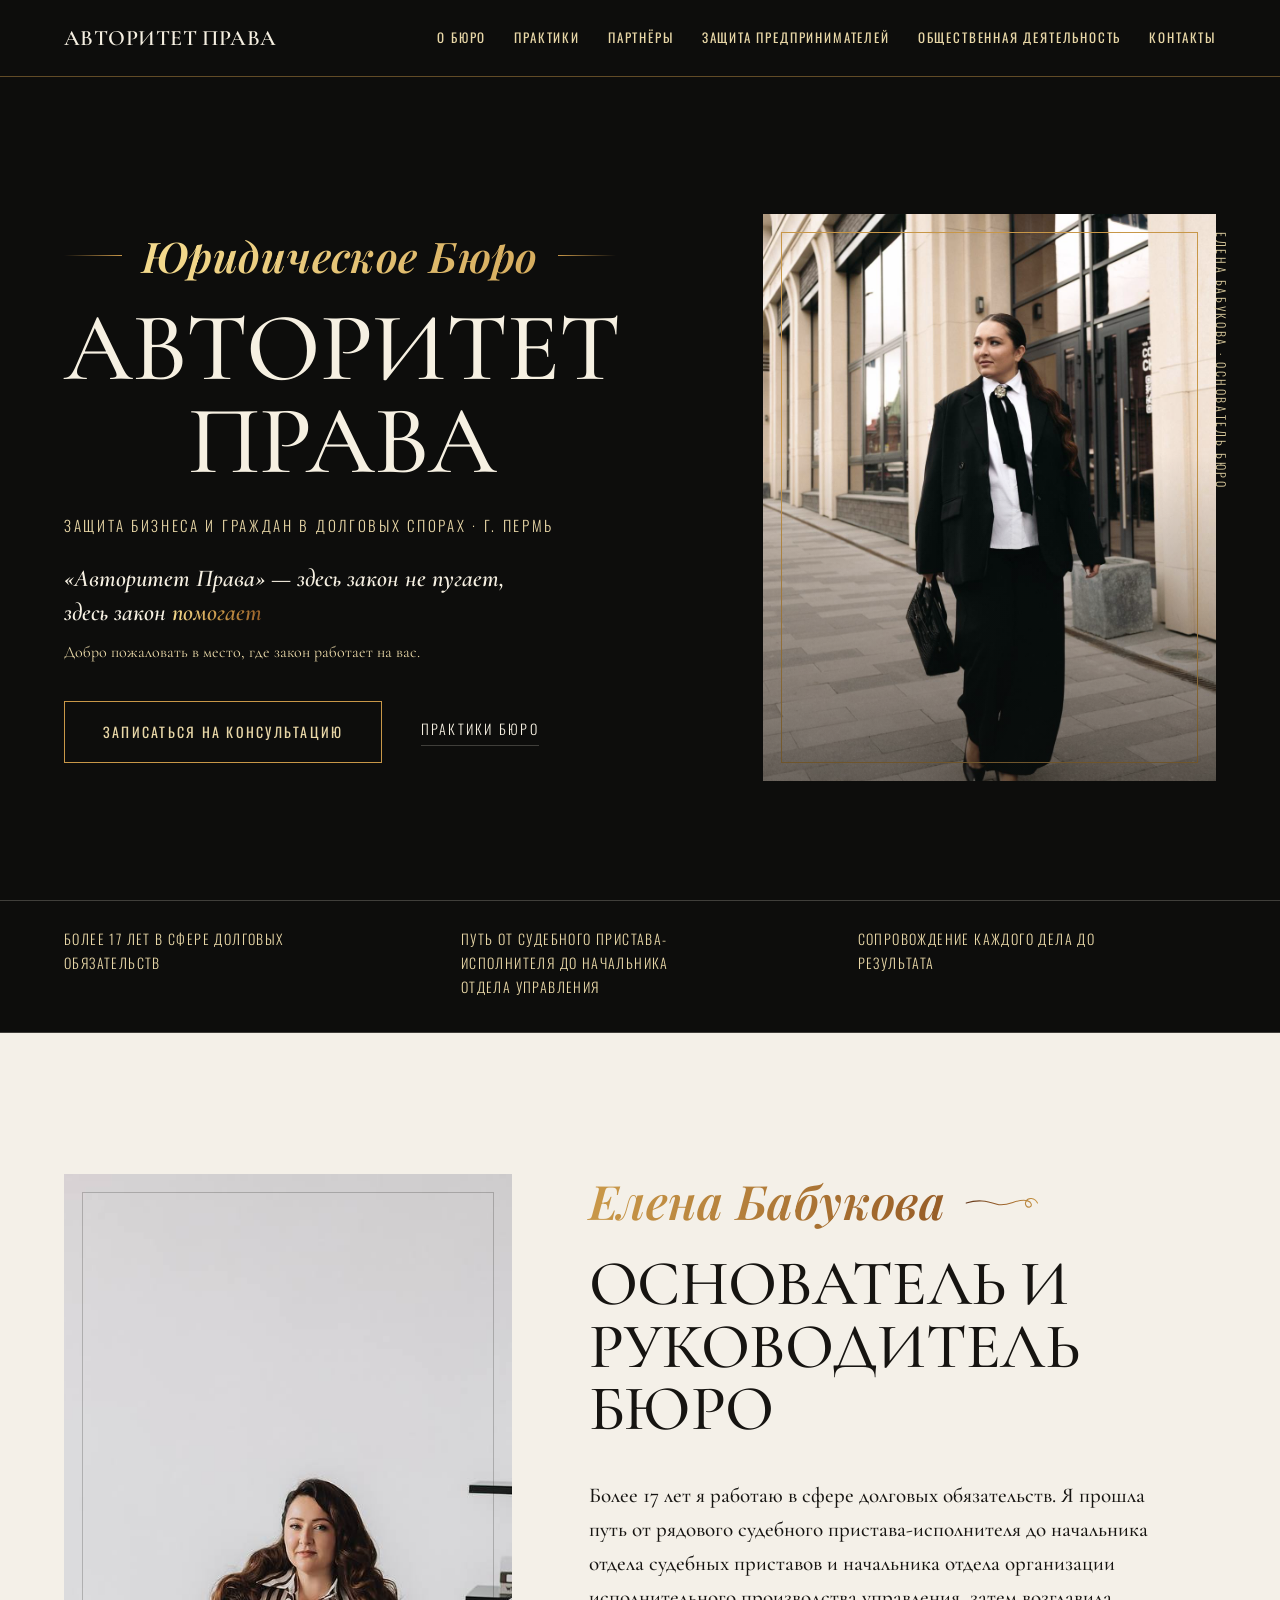
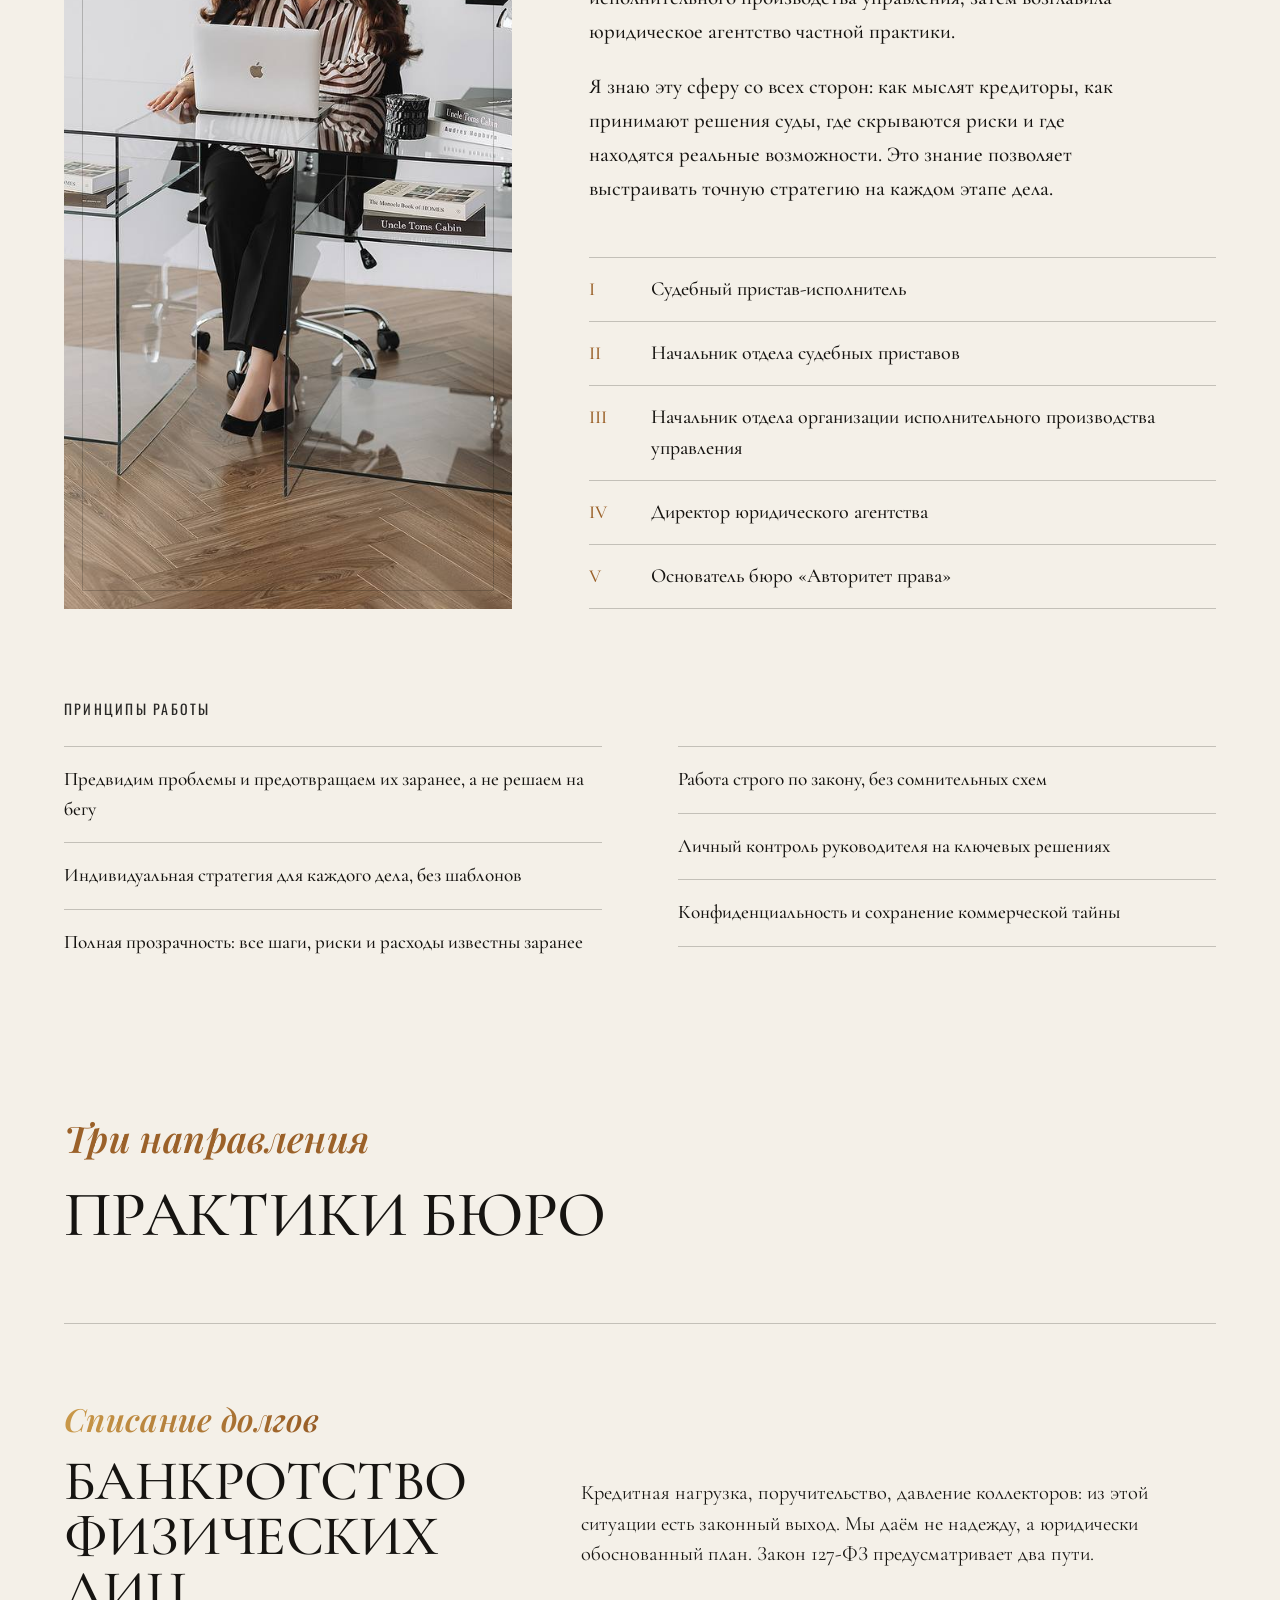
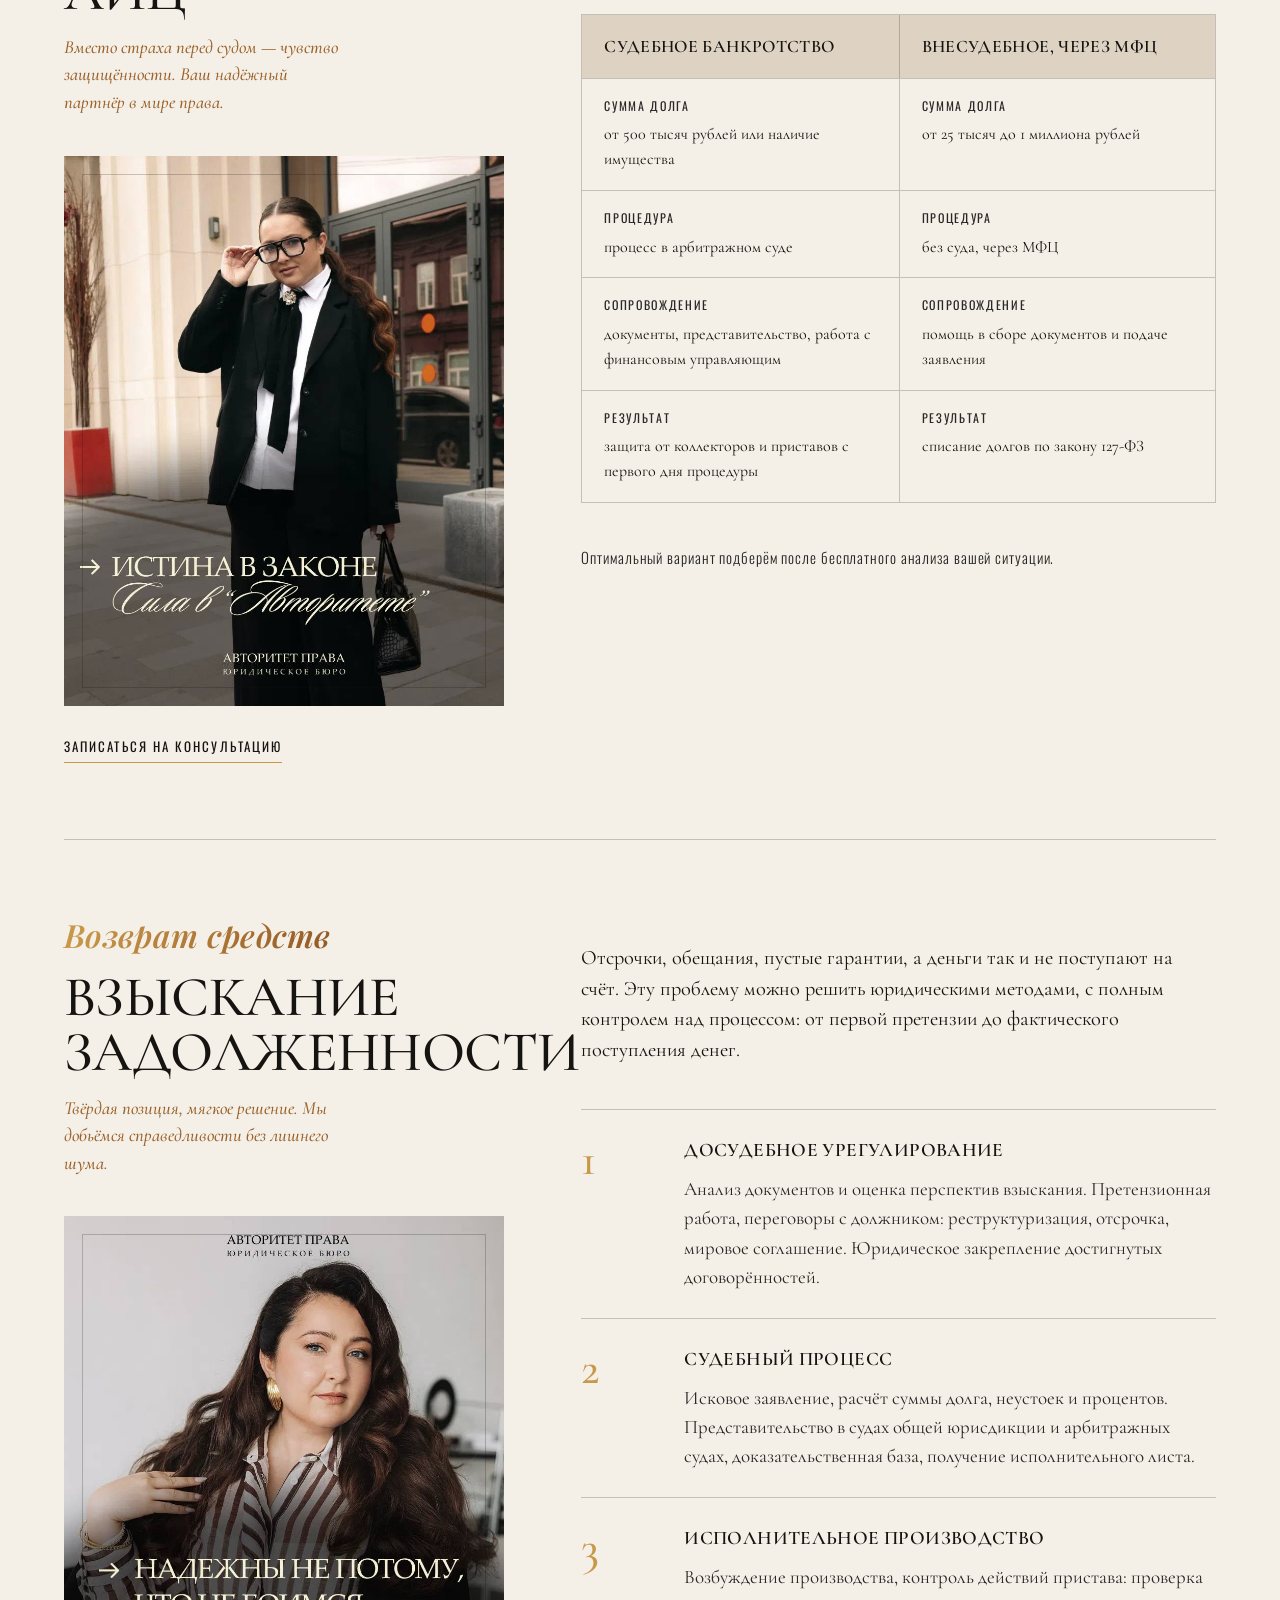
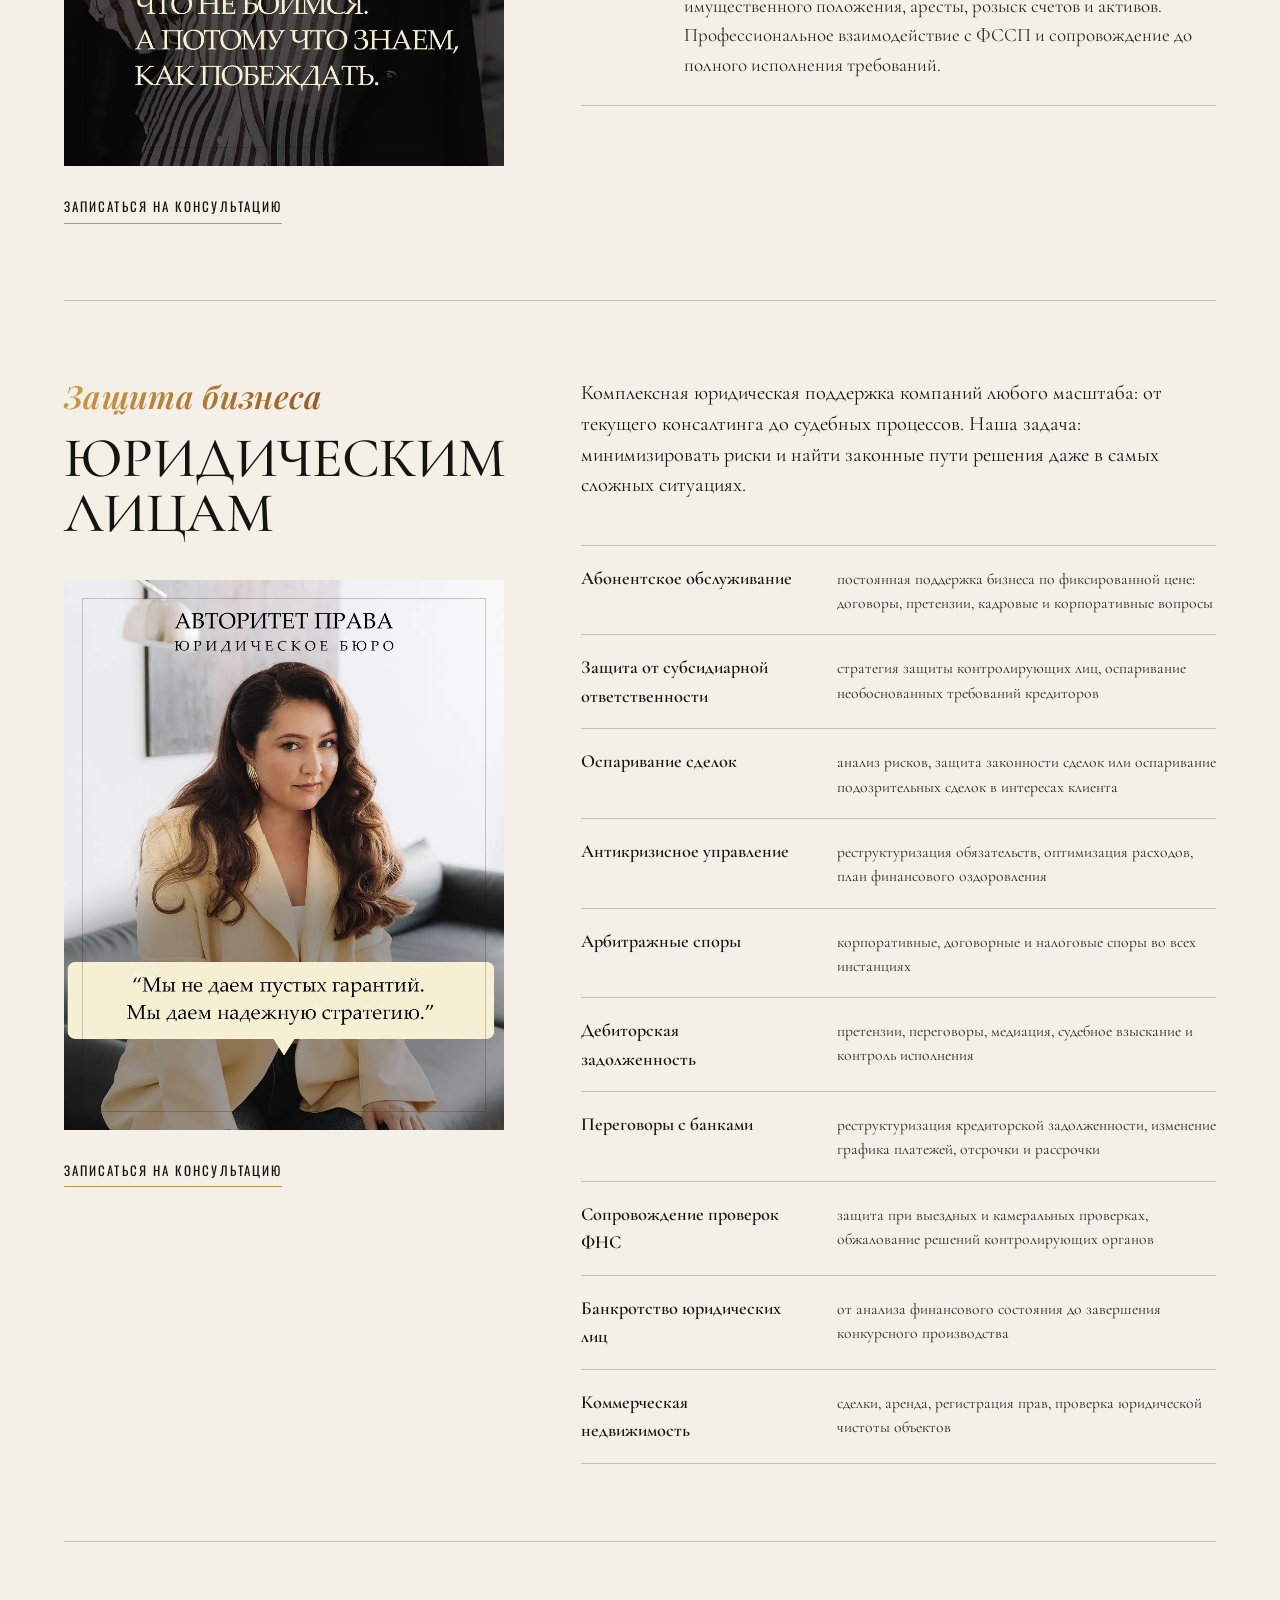
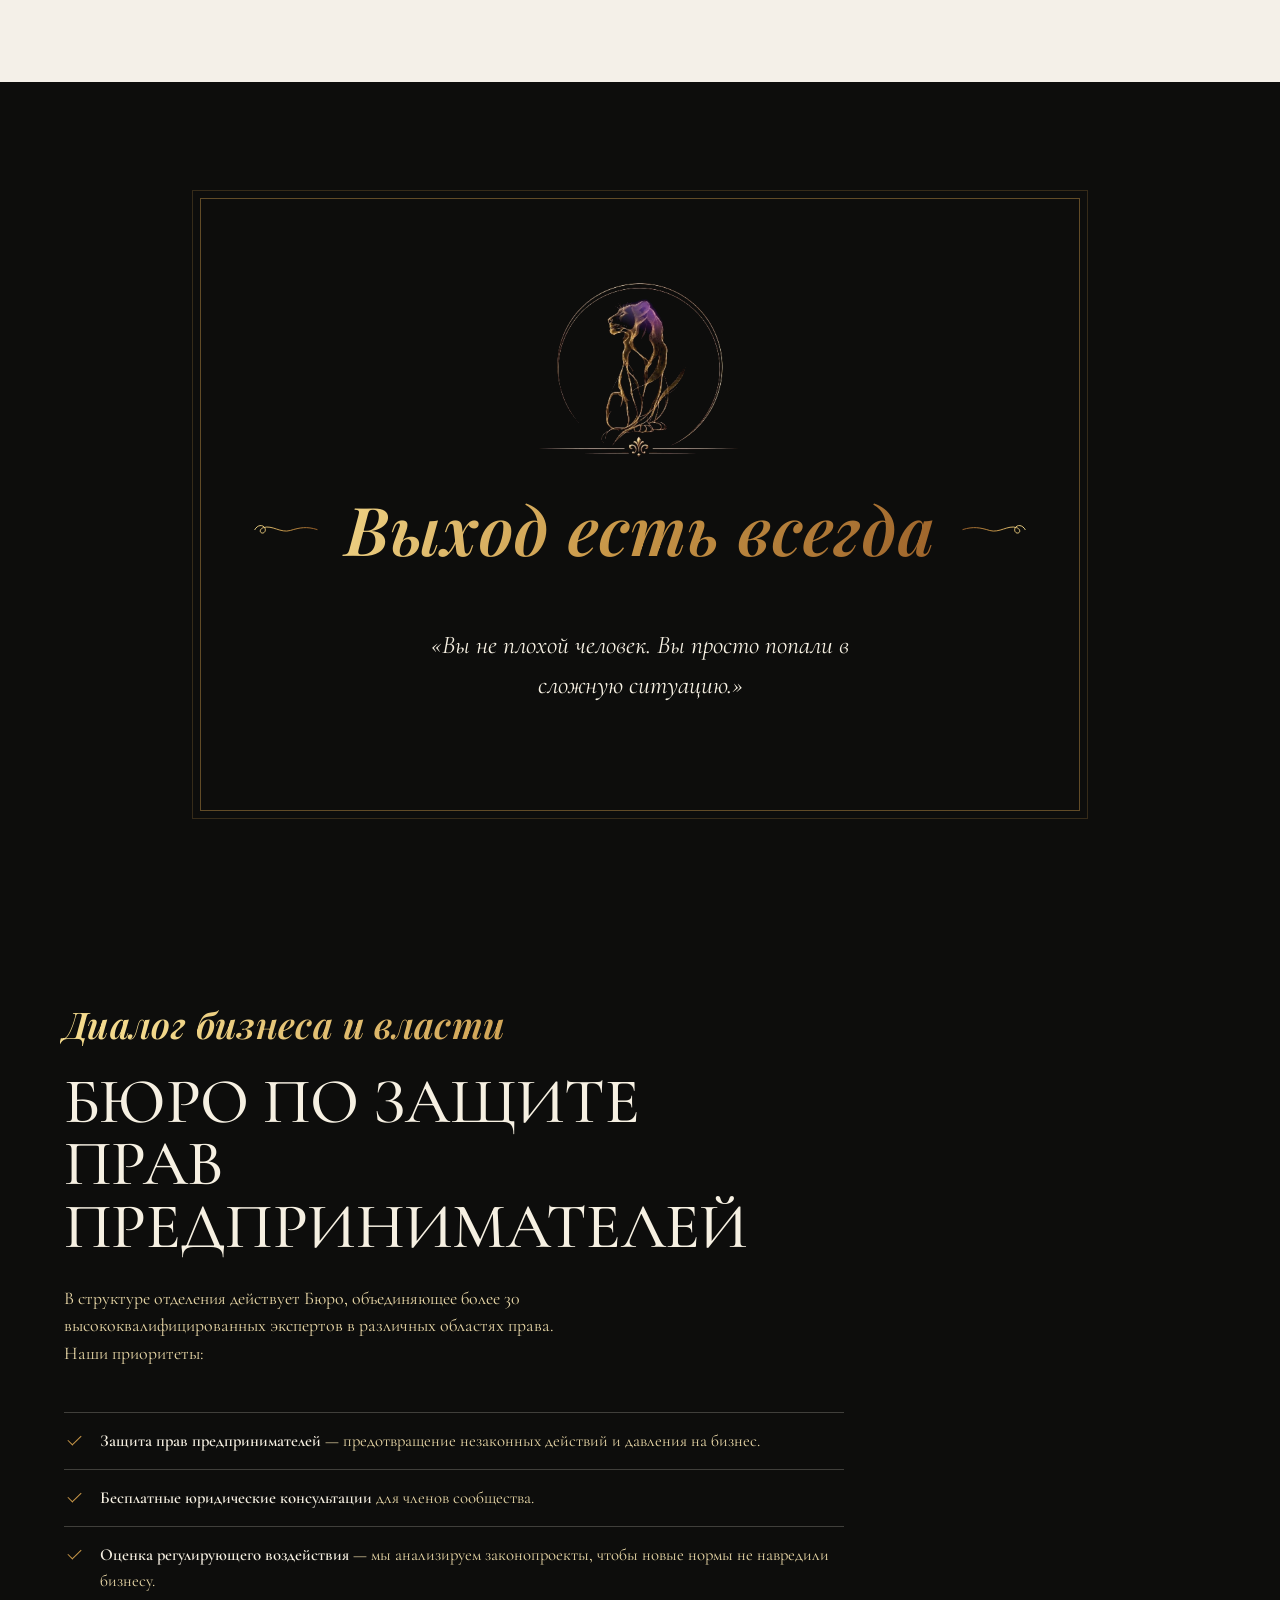
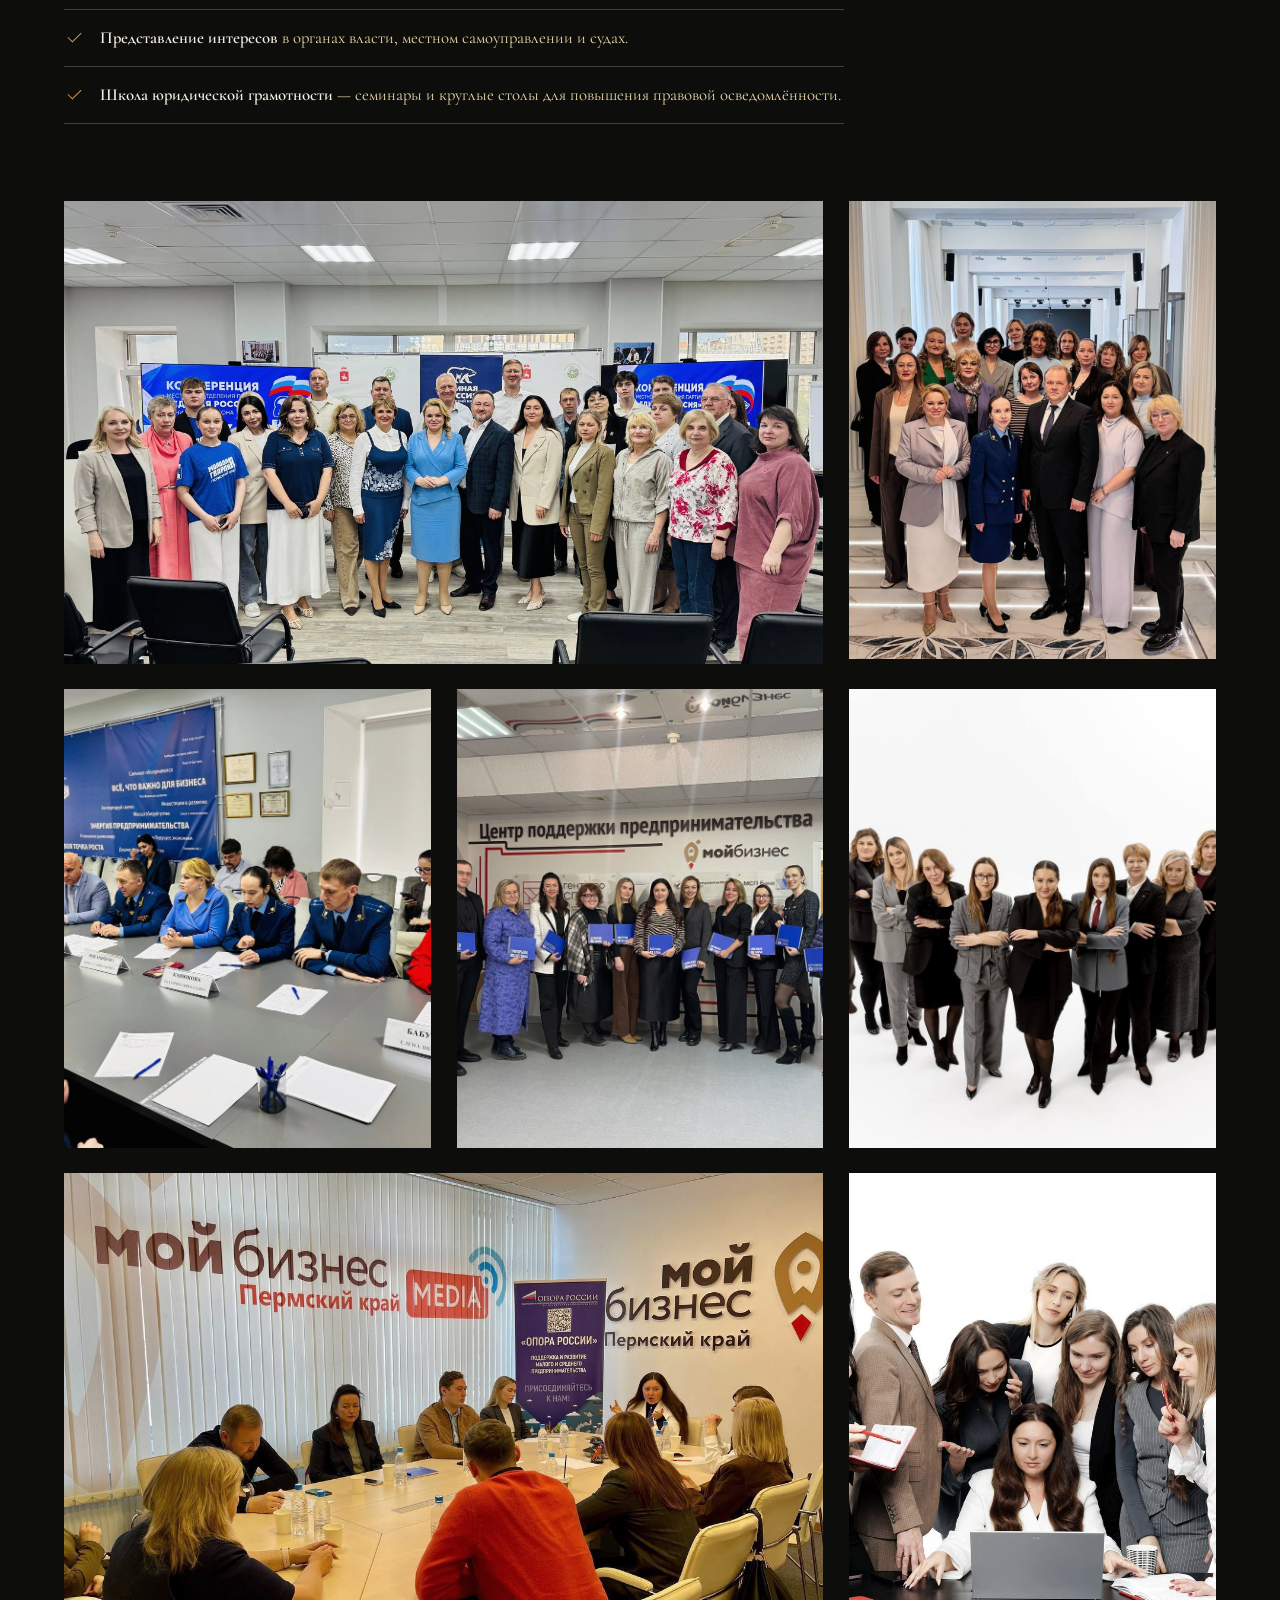
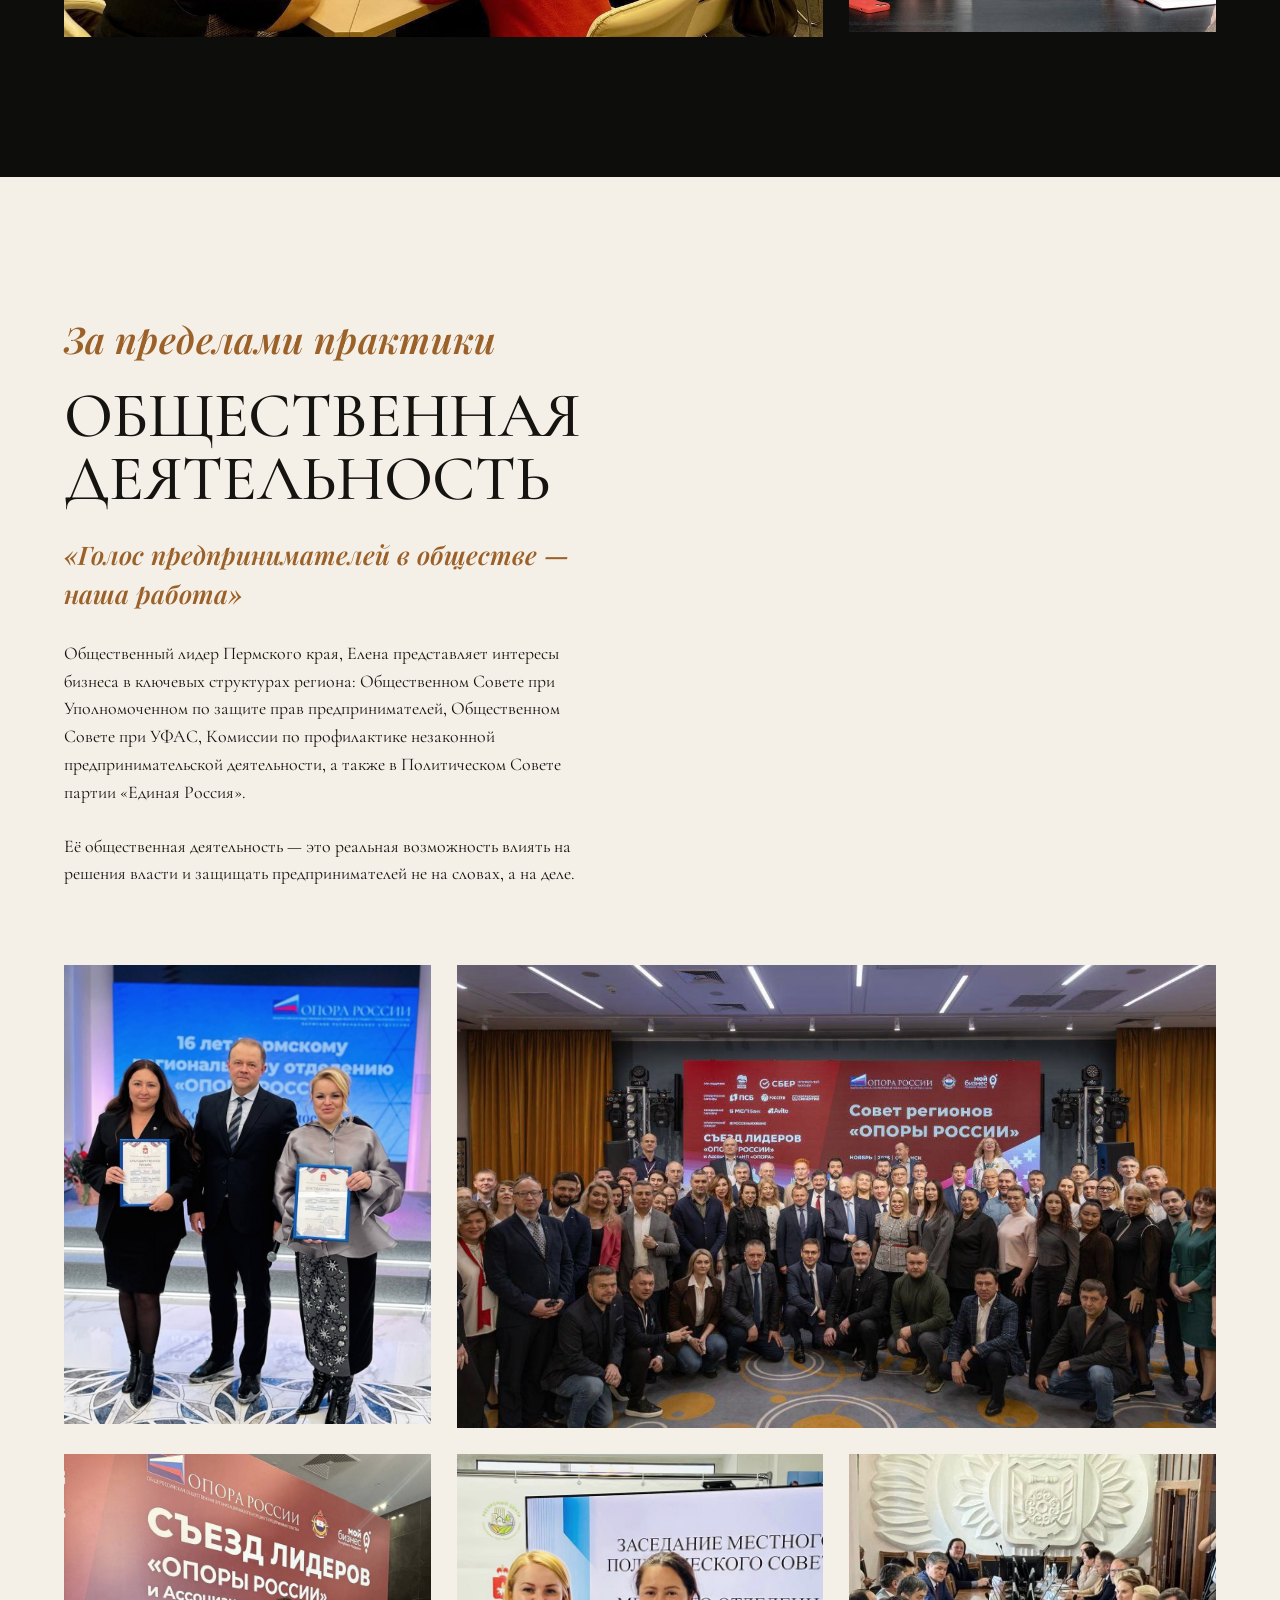
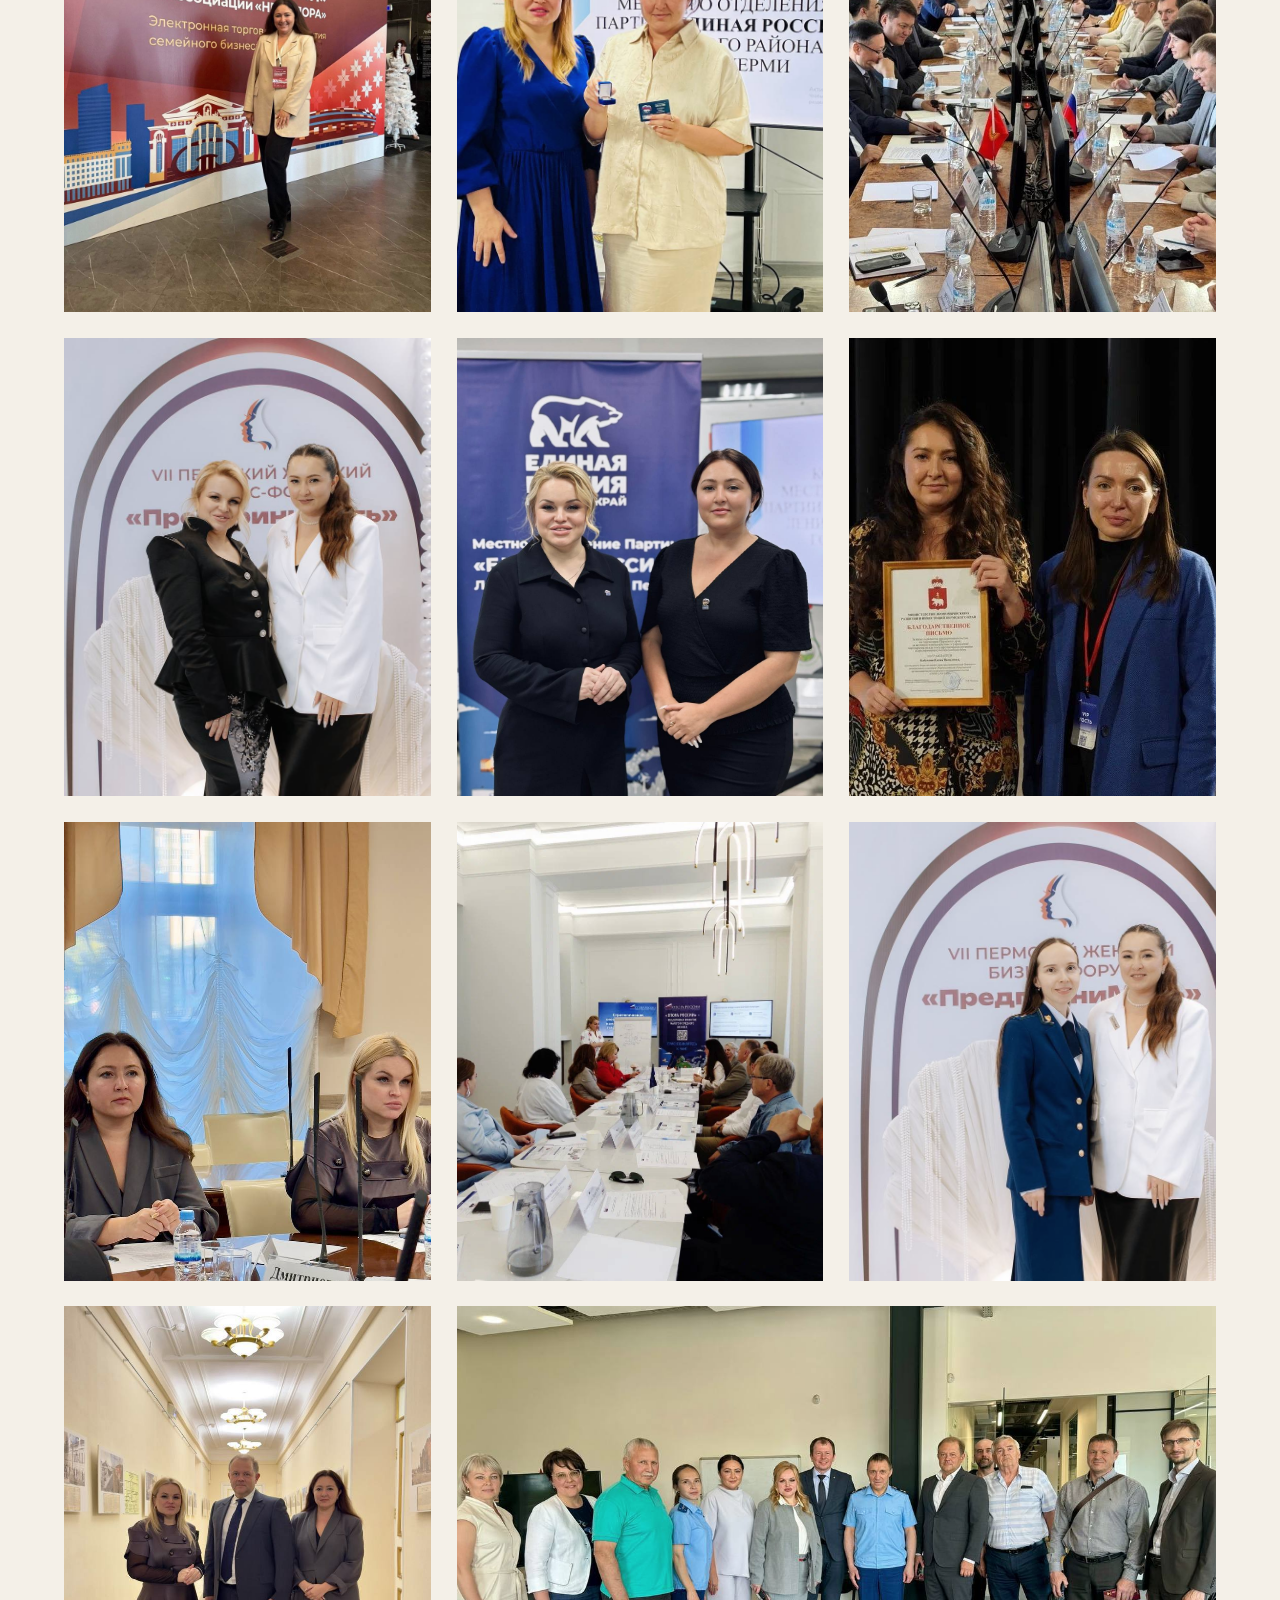
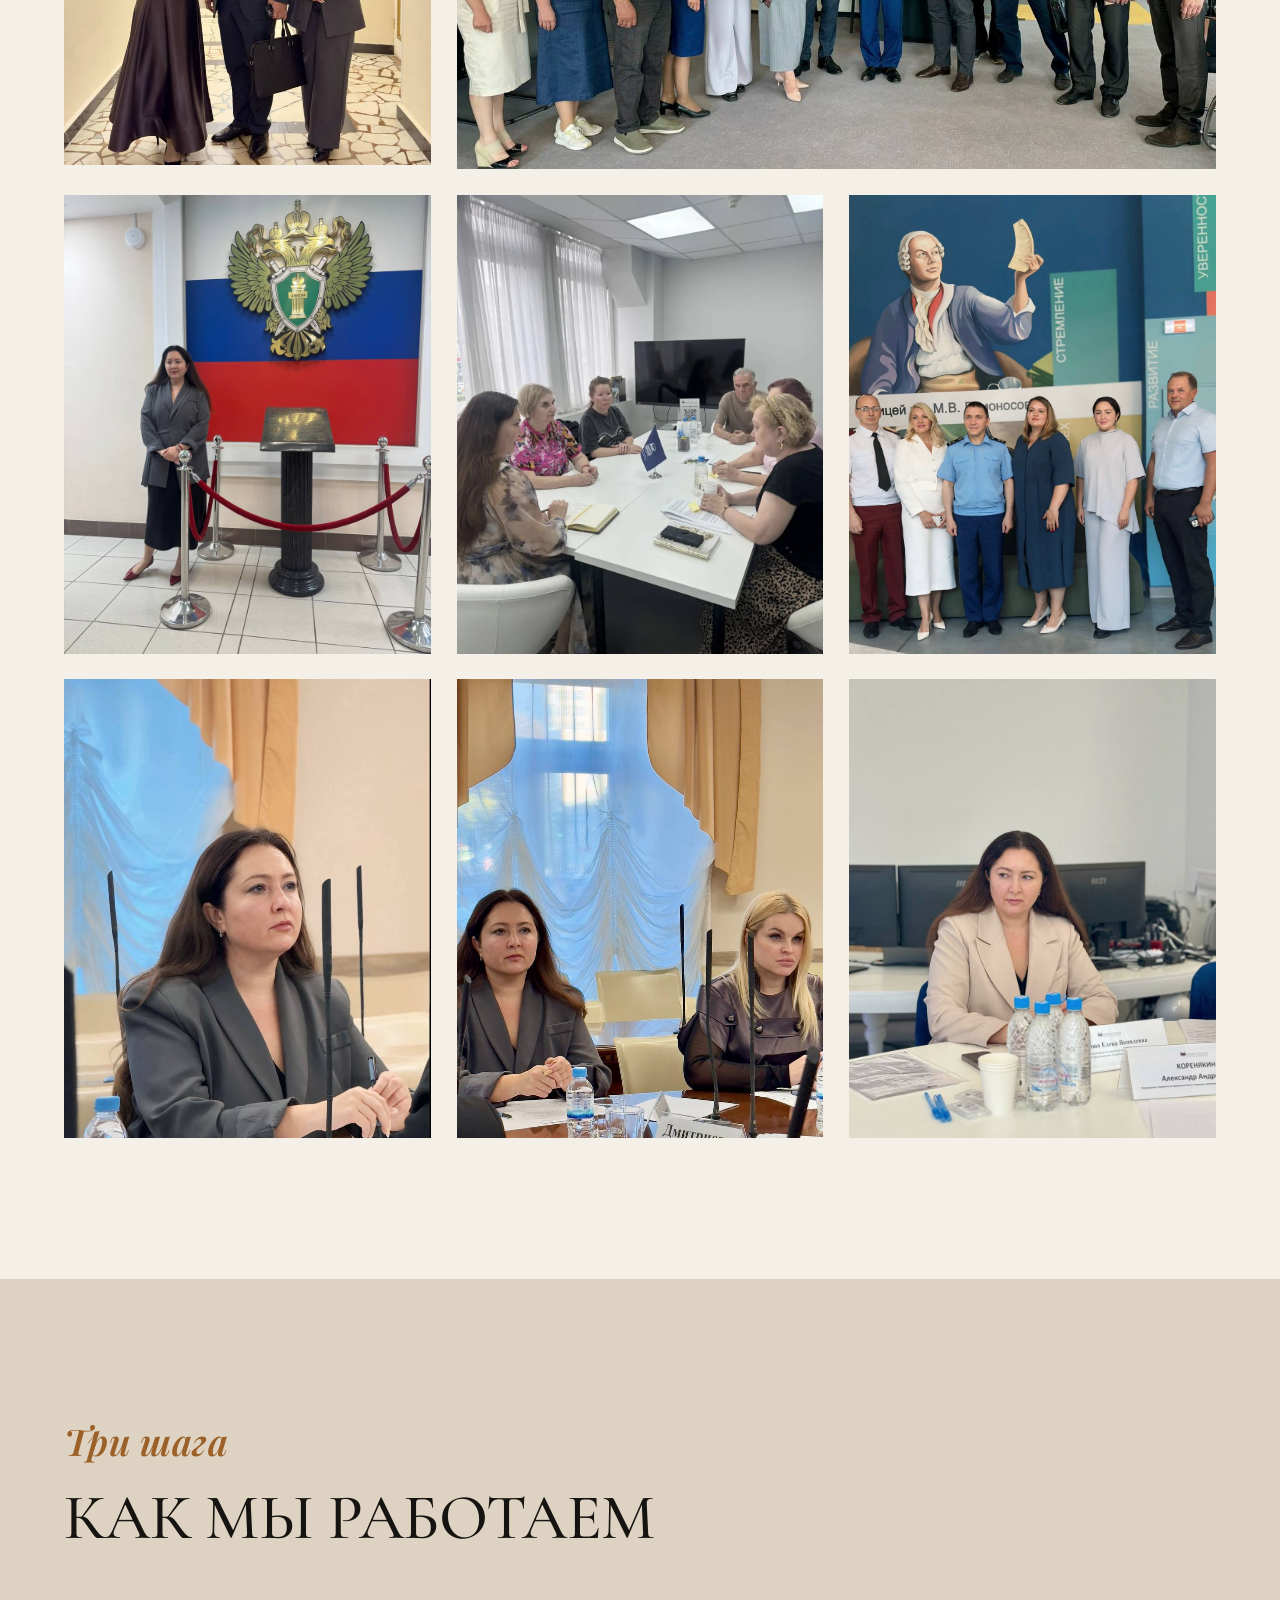
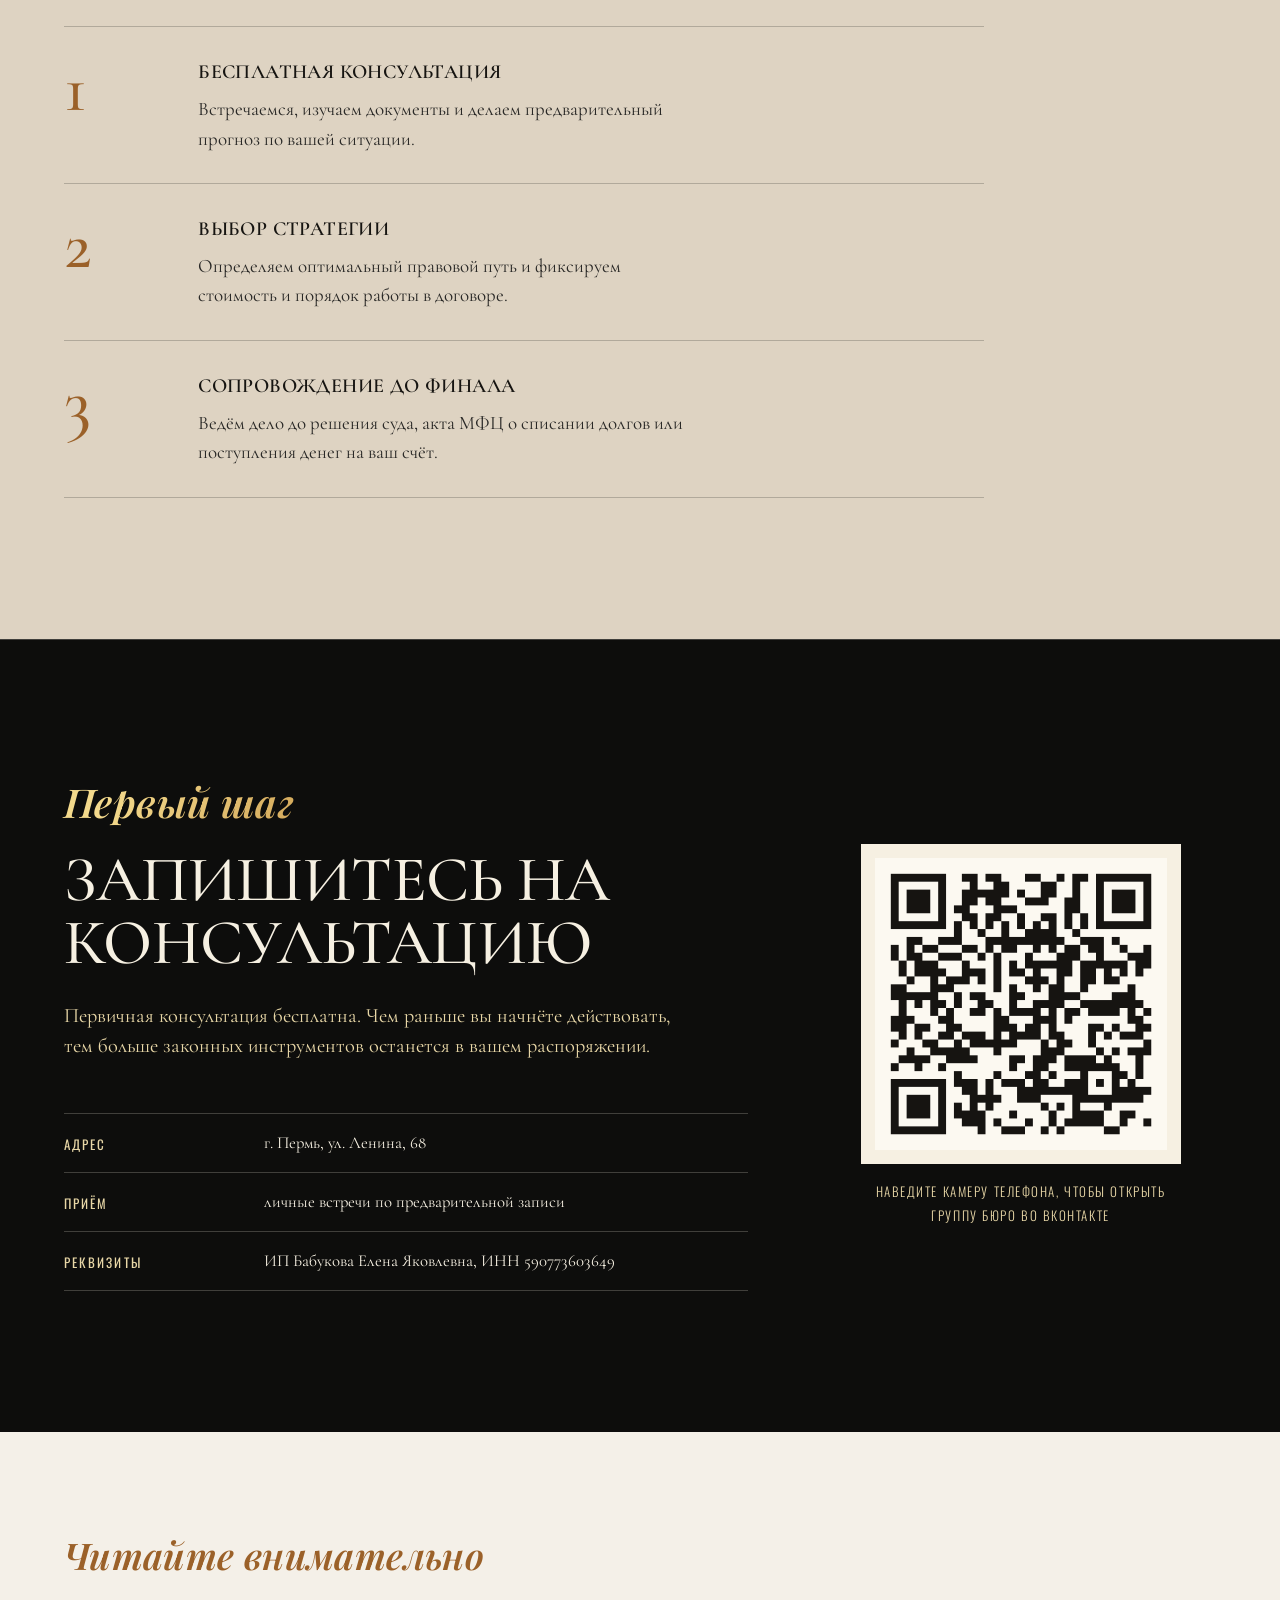
<file: index.html>
<!DOCTYPE html>
<html lang="ru">
<head>
<meta charset="utf-8">
<meta name="viewport" content="width=device-width, initial-scale=1">
<title>Авторитет права · Юридическое бюро, Пермь</title>
<meta name="description" content="Юридическое бюро «Авторитет права», Пермь. Банкротство физических лиц, взыскание задолженности, юридическое сопровождение бизнеса. Основатель: Елена Бабукова, более 17 лет практики.">
<link rel="icon" href="data:image/svg+xml,%3Csvg xmlns='http://www.w3.org/2000/svg' viewBox='0 0 64 64'%3E%3Crect width='64' height='64' fill='%230D0D0C'/%3E%3Ctext x='32' y='45' font-family='Georgia,serif' font-size='38' fill='%23C89748' text-anchor='middle'%3E%D0%90%3C/text%3E%3C/svg%3E">
<link rel="preconnect" href="https://fonts.googleapis.com">
<link rel="preconnect" href="https://fonts.gstatic.com" crossorigin>
<link href="https://fonts.googleapis.com/css2?family=Cormorant+Garamond:ital,wght@0,400;0,500;0,600;1,400;1,500&family=Playfair+Display:ital,wght@1,600&family=Oswald:wght@300;400&display=swap" rel="stylesheet">
<link rel="stylesheet" href="assets/site.css?v=2">
</head>
<body class="page-home">
<!--
THESIS: премиальный юридический дом в Перми, поданный как дорогое печатное издание:
слоновая кость против угольных слайдов, антиква капителью, каллиграфический росчерк.
Отказ от категорийного шаблона «3 карточки + иконки + градиентный герой».
OWN-WORLD: фарфор #F4F0E8, уголь #0D0D0C, многослойное золото F3D98C→9B6129 только
как тонкая линия и росчерк; Cormorant Garamond caps, Ballet script, Oswald микротип;
острые углы, ноль теней, волосяные линии, меню-листы вместо карточек.
STORY: посетитель узнаёт бюро, верит биографии основателя и реальным фото
деятельности, понимает три практики и записывается на консультацию.
FIRST VIEWPORT: угольный слайд; слева росчерк «юридическое бюро», гигантское
АВТОРИТЕТ ПРАВА, строка Освальдом, кнопка записи; справа портрет с тёмной вуалью
в золотой раме; внизу волосяная строка фактов.
FORM: дорогой журнальный лендинг, закреплён брендовыми доками клиента (brief-pinned).
FINISH: unreviewed and undocumented is unfinished; this build ends with the finish
review, the verdict, and DESIGN.md
-->

<header class="site-head" id="top">
  <div class="wrap head-row">
    <a class="brand" href="#top" aria-label="Авторитет права, на главную">
      <span class="brand-name">Авторитет права</span>
    </a>
    <nav class="head-nav" aria-label="Основная навигация">
      <a href="#osnovatel">О бюро</a>
      <a href="#praktiki">Практики</a>
      <a href="partners.html">Партнёры</a>
      <a href="#predprinimateli">Защита предпринимателей</a>
      <a href="#obshestvo">Общественная деятельность</a>
      <a href="#kontakty">Контакты</a>
    </nav>
    <a class="head-cta" href="#kontakty">Записаться</a>
    <button class="burger" type="button" aria-expanded="false" aria-controls="mobile-menu" aria-label="Открыть меню">
      <span></span><span></span>
    </button>
  </div>
</header>

<div class="mobile-menu" id="mobile-menu" hidden>
  <nav aria-label="Мобильная навигация">
    <a href="#osnovatel">О бюро</a>
    <a href="#praktiki">Практики</a>
    <a href="partners.html">Партнёры</a>
    <a href="#predprinimateli">Защита предпринимателей</a>
    <a href="#obshestvo">Общественная деятельность</a>
    <a href="#kontakty">Контакты</a>
    <a class="mobile-menu-cta" href="#kontakty">Записаться на консультацию</a>
  </nav>
</div>

<main>

  <!-- ГЕРОЙ -->
  <section class="hero" aria-label="Юридическое бюро Авторитет права">
    <div class="wrap hero-grid">
      <div class="hero-copy">
        <p class="script gold-script hero-script reveal"><span class="hero-script-text">Юридическое Бюро</span></p>
        <h1 class="hero-title">
          <span class="reveal d1">Авторитет</span>
          <span class="reveal d2">права</span>
        </h1>
        <p class="hero-line reveal d3">Защита бизнеса и граждан в долговых спорах · г. Пермь</p>
        <p class="hero-welcome reveal d3">«Авторитет Права» — здесь закон не пугает, здесь закон <em class="gold-word">помогает</em></p>
        <p class="hero-welcome-sub reveal d4">Добро пожаловать в место, где закон работает на вас.</p>
        <div class="hero-actions reveal d4">
          <a class="btn btn-gold" href="#kontakty">Записаться на консультацию</a>
          <a class="link-quiet" href="#praktiki">Практики бюро</a>
        </div>
      </div>
      <figure class="hero-photo reveal d2">
        <span class="media" style="aspect-ratio:1024/1280">
          <img src="photoobsh/photo_1_2026-08-18_11-00-20.jpg" alt="Елена Бабукова, основатель юридического бюро «Авторитет права»" fetchpriority="high">
        </span>
        <span class="frame" aria-hidden="true"></span>
        <figcaption class="side-caption">Елена Бабукова · основатель бюро</figcaption>
      </figure>
    </div>
    <div class="wrap hero-facts reveal d5">
      <p>Более 17 лет в сфере долговых обязательств</p>
      <p>Путь от судебного пристава-исполнителя до начальника отдела управления</p>
      <p>Сопровождение каждого дела до результата</p>
    </div>
  </section>

  <!-- ОСНОВАТЕЛЬ -->
  <section class="founder section-light" id="osnovatel">
    <div class="wrap founder-grid">
      <figure class="founder-photo">
        <span class="media" style="aspect-ratio:853/1280">
          <img src="photoobsh/photo_15_2026-08-18_11-00-20.jpg" alt="Елена Бабукова в рабочем кабинете" loading="lazy">
        </span>
        <span class="frame frame-dark" aria-hidden="true"></span>
      </figure>
      <div class="founder-copy">
        <p class="script gold-script founder-script reveal">Елена Бабукова<svg class="fl fl-r" viewBox="0 0 140 40" aria-hidden="true"><defs><linearGradient id="flg-l" x1="0" y1="0" x2="1" y2="0"><stop offset="0" stop-color="#C89748"/><stop offset=".5" stop-color="#9B6129"/><stop offset="1" stop-color="#63391E"/></linearGradient></defs><path d="M6 22 C11 12 23 11 27 19 C30 25 25 31 20 29 C15 27 17 20 24 18 C42 12 60 30 80 24 C100 18 114 15 136 22" fill="none" stroke="url(#flg-l)" stroke-width="2" stroke-linecap="round"/></svg></p>
        <h2 class="h-display reveal">Основатель и руководитель бюро</h2>
        <div class="founder-text">
          <p>Более 17 лет я работаю в сфере долговых обязательств. Я прошла путь от рядового судебного пристава-исполнителя до начальника отдела судебных приставов и начальника отдела организации исполнительного производства управления, затем возглавила юридическое агентство частной практики.</p>
          <p>Я знаю эту сферу со всех сторон: как мыслят кредиторы, как принимают решения суды, где скрываются риски и где находятся реальные возможности. Это знание позволяет выстраивать точную стратегию на каждом этапе дела.</p>
        </div>
        <ol class="path-list" aria-label="Профессиональный путь">
          <li>Судебный пристав-исполнитель</li>
          <li>Начальник отдела судебных приставов</li>
          <li>Начальник отдела организации исполнительного производства управления</li>
          <li>Директор юридического агентства</li>
          <li>Основатель бюро «Авторитет права»</li>
        </ol>
      </div>
    </div>
    <div class="wrap principles">
      <h3 class="h-small">Принципы работы</h3>
      <ul class="menu-list two-col">
        <li>Предвидим проблемы и предотвращаем их заранее, а не решаем на бегу</li>
        <li>Индивидуальная стратегия для каждого дела, без шаблонов</li>
        <li>Полная прозрачность: все шаги, риски и расходы известны заранее</li>
        <li>Работа строго по закону, без сомнительных схем</li>
        <li>Личный контроль руководителя на ключевых решениях</li>
        <li>Конфиденциальность и сохранение коммерческой тайны</li>
      </ul>
    </div>
  </section>

  <!-- ПРАКТИКИ -->
  <section class="practices section-light" id="praktiki">
    <div class="wrap">
      <header class="section-head">
        <p class="script ink-script reveal">Три направления</p>
        <h2 class="h-display reveal">Практики бюро</h2>
      </header>

      <!-- 1. Банкротство физических лиц -->
      <article class="practice" id="bankrotstvo">
        <div class="practice-head">
          <p class="script gold-script practice-script">Списание долгов</p>
          <h3 class="h-practice">Банкротство физических лиц</h3>
          <p class="practice-motto">Вместо страха перед судом — чувство защищённости. Ваш надёжный партнёр в мире права.</p>
          <figure class="practice-photo">
            <span class="media" style="aspect-ratio:4/5">
              <img src="photoobsh/photo_9_2026-08-18_11-00-20.jpg" alt="Елена Бабукова: истина в законе, сила в «Авторитете»" loading="lazy">
            </span>
            <span class="frame frame-dark" aria-hidden="true"></span>
          </figure>
          <a class="link-ink" href="#kontakty">Записаться на консультацию</a>
        </div>
        <div class="practice-body">
          <p class="lead">Кредитная нагрузка, поручительство, давление коллекторов: из этой ситуации есть законный выход. Мы даём не надежду, а юридически обоснованный план. Закон 127-ФЗ предусматривает два пути.</p>
          <div class="compare" role="table" aria-label="Сравнение судебного и внесудебного банкротства">
            <div class="compare-row compare-head" role="row">
              <p role="columnheader">Судебное банкротство</p>
              <p role="columnheader">Внесудебное, через МФЦ</p>
            </div>
            <div class="compare-row" role="row">
              <p role="cell" data-col="Судебное банкротство"><span class="cell-label">Сумма долга</span>от 500 тысяч рублей или наличие имущества</p>
              <p role="cell" data-col="Внесудебное, через МФЦ"><span class="cell-label">Сумма долга</span>от 25 тысяч до 1 миллиона рублей</p>
            </div>
            <div class="compare-row" role="row">
              <p role="cell" data-col="Судебное банкротство"><span class="cell-label">Процедура</span>процесс в арбитражном суде</p>
              <p role="cell" data-col="Внесудебное, через МФЦ"><span class="cell-label">Процедура</span>без суда, через МФЦ</p>
            </div>
            <div class="compare-row" role="row">
              <p role="cell" data-col="Судебное банкротство"><span class="cell-label">Сопровождение</span>документы, представительство, работа с финансовым управляющим</p>
              <p role="cell" data-col="Внесудебное, через МФЦ"><span class="cell-label">Сопровождение</span>помощь в сборе документов и подаче заявления</p>
            </div>
            <div class="compare-row" role="row">
              <p role="cell" data-col="Судебное банкротство"><span class="cell-label">Результат</span>защита от коллекторов и приставов с первого дня процедуры</p>
              <p role="cell" data-col="Внесудебное, через МФЦ"><span class="cell-label">Результат</span>списание долгов по закону 127-ФЗ</p>
            </div>
          </div>
          <p class="compare-hint" aria-hidden="true">Сдвиньте таблицу вбок, чтобы увидеть обе колонки</p>
          <p class="note">Оптимальный вариант подберём после бесплатного анализа вашей ситуации.</p>
        </div>
      </article>

      <!-- 2. Взыскание -->
      <article class="practice" id="vzyskanie">
        <div class="practice-head">
          <p class="script gold-script practice-script">Возврат средств</p>
          <h3 class="h-practice">Взыскание задолженности</h3>
          <p class="practice-motto">Твёрдая позиция, мягкое решение. Мы добьёмся справедливости без лишнего шума.</p>
          <figure class="practice-photo">
            <span class="media" style="aspect-ratio:4/5">
              <img src="photoobsh/photo_7_2026-08-18_11-00-20.jpg" alt="Елена Бабукова: надёжны, потому что знаем, как побеждать" loading="lazy">
            </span>
            <span class="frame frame-dark" aria-hidden="true"></span>
          </figure>
          <a class="link-ink" href="#kontakty">Записаться на консультацию</a>
        </div>
        <div class="practice-body">
          <p class="lead">Отсрочки, обещания, пустые гарантии, а деньги так и не поступают на счёт. Эту проблему можно решить юридическими методами, с полным контролем над процессом: от первой претензии до фактического поступления денег.</p>
          <ol class="stages">
            <li>
              <h4>Досудебное урегулирование</h4>
              <p>Анализ документов и оценка перспектив взыскания. Претензионная работа, переговоры с должником: реструктуризация, отсрочка, мировое соглашение. Юридическое закрепление достигнутых договорённостей.</p>
            </li>
            <li>
              <h4>Судебный процесс</h4>
              <p>Исковое заявление, расчёт суммы долга, неустоек и процентов. Представительство в судах общей юрисдикции и арбитражных судах, доказательственная база, получение исполнительного листа.</p>
            </li>
            <li>
              <h4>Исполнительное производство</h4>
              <p>Возбуждение производства, контроль действий пристава: проверка имущественного положения, аресты, розыск счетов и активов. Профессиональное взаимодействие с ФССП и сопровождение до полного исполнения требований.</p>
            </li>
          </ol>
        </div>
      </article>

      <!-- 3. Юридические лица -->
      <article class="practice" id="business">
        <div class="practice-head">
          <p class="script gold-script practice-script">Защита бизнеса</p>
          <h3 class="h-practice">Юридическим лицам</h3>
          <figure class="practice-photo">
            <span class="media" style="aspect-ratio:4/5">
              <img src="photoobsh/photo_10_2026-08-18_11-00-20.jpg" alt="Елена Бабукова: мы не даём пустых гарантий, мы даём надёжную стратегию" loading="lazy">
            </span>
            <span class="frame frame-dark" aria-hidden="true"></span>
          </figure>
          <a class="link-ink" href="#kontakty">Записаться на консультацию</a>
        </div>
        <div class="practice-body">
          <p class="lead">Комплексная юридическая поддержка компаний любого масштаба: от текущего консалтинга до судебных процессов. Наша задача: минимизировать риски и найти законные пути решения даже в самых сложных ситуациях.</p>
          <ul class="menu-list service-list">
            <li><strong>Абонентское обслуживание</strong><span>постоянная поддержка бизнеса по фиксированной цене: договоры, претензии, кадровые и корпоративные вопросы</span></li>
            <li><strong>Защита от субсидиарной ответственности</strong><span>стратегия защиты контролирующих лиц, оспаривание необоснованных требований кредиторов</span></li>
            <li><strong>Оспаривание сделок</strong><span>анализ рисков, защита законности сделок или оспаривание подозрительных сделок в интересах клиента</span></li>
            <li><strong>Антикризисное управление</strong><span>реструктуризация обязательств, оптимизация расходов, план финансового оздоровления</span></li>
            <li><strong>Арбитражные споры</strong><span>корпоративные, договорные и налоговые споры во всех инстанциях</span></li>
            <li><strong>Дебиторская задолженность</strong><span>претензии, переговоры, медиация, судебное взыскание и контроль исполнения</span></li>
            <li><strong>Переговоры с банками</strong><span>реструктуризация кредиторской задолженности, изменение графика платежей, отсрочки и рассрочки</span></li>
            <li><strong>Сопровождение проверок ФНС</strong><span>защита при выездных и камеральных проверках, обжалование решений контролирующих органов</span></li>
            <li><strong>Банкротство юридических лиц</strong><span>от анализа финансового состояния до завершения конкурсного производства</span></li>
            <li><strong>Коммерческая недвижимость</strong><span>сделки, аренда, регистрация прав, проверка юридической чистоты объектов</span></li>
          </ul>
        </div>
      </article>
    </div>
  </section>

  <!-- ЦИТАТА -->
  <section class="quote-band" aria-label="Слова основателя">
    <div class="wrap">
      <div class="quote-frame">
      <figure class="emblem logo-blend reveal" aria-hidden="true">
        <img src="pics/emblem.png" alt="" loading="lazy" onerror="this.closest('.emblem').hidden=true">
      </figure>
      <p class="script gold-script quote-script reveal"><svg class="fl" viewBox="0 0 140 40" aria-hidden="true"><defs><linearGradient id="flg-d" x1="0" y1="0" x2="1" y2="0"><stop offset="0" stop-color="#F3D98C"/><stop offset=".5" stop-color="#C89748"/><stop offset="1" stop-color="#9B6129"/></linearGradient></defs><path d="M6 22 C11 12 23 11 27 19 C30 25 25 31 20 29 C15 27 17 20 24 18 C42 12 60 30 80 24 C100 18 114 15 136 22" fill="none" stroke="url(#flg-d)" stroke-width="2" stroke-linecap="round"/></svg>Выход есть всегда<svg class="fl fl-r" viewBox="0 0 140 40" aria-hidden="true"><path d="M6 22 C11 12 23 11 27 19 C30 25 25 31 20 29 C15 27 17 20 24 18 C42 12 60 30 80 24 C100 18 114 15 136 22" fill="none" stroke="url(#flg-d)" stroke-width="2" stroke-linecap="round"/></svg></p>
      <p class="quote-line reveal">«Вы не плохой человек. Вы просто попали в сложную ситуацию.»</p>
      <p class="quote-author reveal">Елена Бабукова, основатель бюро</p>
      </div>
    </div>
  </section>

  <!-- ЗАЩИТА ПРЕДПРИНИМАТЕЛЕЙ -->
  <section class="gallery-section section-dark" id="predprinimateli">
    <div class="wrap">
      <header class="section-head">
        <p class="script gold-script reveal">Диалог бизнеса и власти</p>
        <h2 class="h-display reveal">Бюро по защите прав предпринимателей</h2>
        <p class="section-intro">В структуре отделения действует Бюро, объединяющее более 30 высококвалифицированных экспертов в различных областях права. Наши приоритеты:</p>
        <ul class="priority-list">
          <li><strong>Защита прав предпринимателей</strong> — предотвращение незаконных действий и давления на бизнес.</li>
          <li><strong>Бесплатные юридические консультации</strong> для членов сообщества.</li>
          <li><strong>Оценка регулирующего воздействия</strong> — мы анализируем законопроекты, чтобы новые нормы не навредили бизнесу.</li>
          <li><strong>Представление интересов</strong> в органах власти, местном самоуправлении и судах.</li>
          <li><strong>Школа юридической грамотности</strong> — семинары и круглые столы для повышения правовой осведомлённости.</li>
        </ul>
      </header>
      <div class="mosaic">
        <figure class="wide"><span class="media" style="aspect-ratio:1280/960"><img src="photoprav/photo_3_2026-08-18_11-06-35.jpg" alt="Участники конференции делового сообщества" loading="lazy"></span></figure>
        <figure><span class="media" style="aspect-ratio:960/1280"><img src="photoprav/photo_8_2026-08-18_11-06-35.jpg" alt="Участники деловой встречи в парадном зале" loading="lazy"></span></figure>
        <figure><span class="media" style="aspect-ratio:1280/959"><img src="photoprav/photo_9_2026-08-18_11-06-35.jpg" alt="Заседание в Пермской торгово-промышленной палате" loading="lazy"></span></figure>
        <figure><span class="media" style="aspect-ratio:1280/960"><img src="photoobsh/photo_2_2026-08-31_16-37-06.jpg" alt="Встреча в Центре поддержки предпринимательства" loading="lazy"></span></figure>
        <figure><span class="media" style="aspect-ratio:1280/960"><img src="photoobsh/photo_3_2026-08-31_16-37-06.jpg" alt="Команда бюро «Авторитет права»" loading="lazy"></span></figure>
        <figure class="wide"><span class="media" style="aspect-ratio:1280/960"><img src="photoobsh/photo_1_2026-08-31_16-37-06.jpg" alt="Круглый стол в центре «Мой бизнес» Пермского края" loading="lazy"></span></figure>
        <figure><span class="media" style="aspect-ratio:1280/853"><img src="photoobsh/photo_5_2026-08-31_16-37-06.jpg" alt="Команда бюро за работой" loading="lazy"></span></figure>
      </div>
    </div>
  </section>

  <!-- ОБЩЕСТВЕННАЯ ДЕЯТЕЛЬНОСТЬ -->
  <section class="gallery-section section-light" id="obshestvo">
    <div class="wrap">
      <header class="section-head">
        <p class="script ink-script reveal">За пределами практики</p>
        <h2 class="h-display reveal">Общественная деятельность</h2>
        <p class="ob-quote reveal">«Голос предпринимателей в обществе — наша работа»</p>
        <p class="section-intro">Общественный лидер Пермского края, Елена представляет интересы бизнеса в ключевых структурах региона: Общественном Совете при Уполномоченном по защите прав предпринимателей, Общественном Совете при УФАС, Комиссии по профилактике незаконной предпринимательской деятельности, а также в Политическом Совете партии «Единая Россия».</p>
        <p class="section-intro">Её общественная деятельность — это реальная возможность влиять на решения власти и защищать предпринимателей не на словах, а на деле.</p>
      </header>
      <div class="mosaic" id="obshestvo-mosaic">
        <figure><span class="media" style="aspect-ratio:960/1280"><img src="photoobsh/photo_25_2026-08-18_11-00-20.jpg" alt="Вручение благодарственных писем на юбилее пермского отделения «Опоры России»" loading="lazy"></span></figure>
        <figure class="wide"><span class="media" style="aspect-ratio:1280/720"><img src="photoobsh/photo_29_2026-08-18_11-00-21.jpg" alt="Совет регионов «Опоры России», съезд лидеров" loading="lazy"></span></figure>
        <figure><span class="media" style="aspect-ratio:960/1280"><img src="photoobsh/photo_30_2026-08-18_11-00-21.jpg" alt="Съезд лидеров «Опоры России» и Ассоциации «НП Опора»" loading="lazy"></span></figure>
        <figure><span class="media" style="aspect-ratio:1280/960"><img src="photoprav/photo_1_2026-08-18_11-06-35.jpg" alt="Вручение награды на заседании совета" loading="lazy"></span></figure>
        <figure><span class="media" style="aspect-ratio:1179/884"><img src="photoobsh/photo_24_2026-08-18_11-00-20.jpg" alt="Международный круглый стол" loading="lazy"></span></figure>
        <figure><span class="media" style="aspect-ratio:1280/961"><img src="photoobsh/photo_31_2026-08-18_11-00-21.jpg" alt="Пермский женский бизнес-форум «Предпринимательница»" loading="lazy"></span></figure>
        <figure><span class="media" style="aspect-ratio:1022/1280"><img src="photoprav/photo_2_2026-08-18_11-06-35.jpg" alt="Рабочая встреча" loading="lazy"></span></figure>
        <figure><span class="media" style="aspect-ratio:1179/759"><img src="photoobsh/photo_26_2026-08-18_11-00-21.jpg" alt="Вручение благодарственного письма Министерства экономического развития Пермского края" loading="lazy"></span></figure>
        <figure><span class="media" style="aspect-ratio:720/1280"><img src="photoobsh/photo_32_2026-08-18_11-00-21.jpg" alt="Заседание рабочей группы" loading="lazy"></span></figure>
        <figure><span class="media" style="aspect-ratio:853/1280"><img src="photoprav/photo_4_2026-08-18_11-06-35.jpg" alt="Стратегическая сессия «Опоры России»" loading="lazy"></span></figure>
        <figure><span class="media" style="aspect-ratio:1280/961"><img src="photoobsh/photo_27_2026-08-18_11-00-21.jpg" alt="Участники форума" loading="lazy"></span></figure>
        <figure><span class="media" style="aspect-ratio:720/1280"><img src="photoobsh/photo_33_2026-08-18_11-00-21.jpg" alt="Рабочая встреча" loading="lazy"></span></figure>
        <figure class="wide"><span class="media" style="aspect-ratio:1280/720"><img src="photoobsh/photo_7_2026-08-31_16-37-06.jpg" alt="Рабочая встреча с представителями контрольных органов" loading="lazy"></span></figure>
        <figure><span class="media" style="aspect-ratio:942/1280"><img src="photoprav/photo_6_2026-08-18_11-06-35.jpg" alt="Рабочий визит" loading="lazy"></span></figure>
        <figure><span class="media" style="aspect-ratio:959/1280"><img src="photoprav/photo_7_2026-08-18_11-06-35.jpg" alt="Приём граждан" loading="lazy"></span></figure>
        <figure><span class="media" style="aspect-ratio:1132/1280"><img src="photoobsh/photo_6_2026-08-31_16-37-06.jpg" alt="Рабочий визит в лицей имени М. В. Ломоносова" loading="lazy"></span></figure>
        <figure><span class="media" style="aspect-ratio:731/1280"><img src="photoobsh/photo_8_2026-08-31_16-37-06.jpg" alt="Участие в заседании рабочей группы" loading="lazy"></span></figure>
        <figure><span class="media" style="aspect-ratio:720/1280"><img src="photoobsh/photo_9_2026-08-31_16-37-06.jpg" alt="Заседание рабочей группы" loading="lazy"></span></figure>
        <figure><span class="media" style="aspect-ratio:960/1280"><img src="photoobsh/photo_10_2026-08-31_16-37-06.jpg" alt="Елена Бабукова на заседании «Опоры России»" loading="lazy"></span></figure>
      </div>
    </div>
  </section>

  <!-- КАК МЫ РАБОТАЕМ -->
  <section class="process section-sand" id="process">
    <div class="wrap">
      <header class="section-head">
        <p class="script ink-script reveal">Три шага</p>
        <h2 class="h-display reveal">Как мы работаем</h2>
      </header>
      <ol class="steps">
        <li>
          <h3>Бесплатная консультация</h3>
          <p>Встречаемся, изучаем документы и делаем предварительный прогноз по вашей ситуации.</p>
        </li>
        <li>
          <h3>Выбор стратегии</h3>
          <p>Определяем оптимальный правовой путь и фиксируем стоимость и порядок работы в договоре.</p>
        </li>
        <li>
          <h3>Сопровождение до финала</h3>
          <p>Ведём дело до решения суда, акта МФЦ о списании долгов или поступления денег на ваш счёт.</p>
        </li>
      </ol>
    </div>
  </section>

  <!-- КОНТАКТЫ -->
  <section class="contacts section-dark" id="kontakty">
    <div class="wrap contacts-grid">
      <div class="contacts-copy">
        <p class="script gold-script reveal">Первый шаг</p>
        <h2 class="h-display reveal">Запишитесь на консультацию</h2>
        <p class="lead">Первичная консультация бесплатна. Чем раньше вы начнёте действовать, тем больше законных инструментов останется в вашем распоряжении.</p>
        <dl class="contact-data">
          <div>
            <dt>Адрес</dt>
            <dd>г. Пермь, ул. Ленина, 68</dd>
          </div>
          <div>
            <dt>Приём</dt>
            <dd>личные встречи по предварительной записи</dd>
          </div>
          <div>
            <dt>Реквизиты</dt>
            <dd>ИП Бабукова Елена Яковлевна, ИНН 590773603649</dd>
          </div>
        </dl>
      </div>
      <figure class="qr-figure">
        <span class="media" style="aspect-ratio:1/1">
          <img src="pics/qr.png" alt="QR-код: группа бюро «Авторитет права» во ВКонтакте" loading="lazy">
        </span>
        <figcaption>Наведите камеру телефона, чтобы открыть группу бюро во ВКонтакте</figcaption>
      </figure>
    </div>
  </section>

  <!-- ОБЯЗАТЕЛЬНАЯ ИНФОРМАЦИЯ -->
  <section class="legal section-light" aria-label="Обязательная информация">
    <div class="wrap">
      <header class="section-head legal-head">
        <p class="script ink-script reveal">Читайте внимательно</p>
        <h2 class="h-display reveal">Обязательная информация</h2>
        <p class="section-intro">Сведения, обязательные по ФЗ-38 «О рекламе». Откройте папку с делом, чтобы прочитать полный текст.</p>
      </header>
      <div class="dossiers">
        <div class="dossier">
          <button class="folder" type="button" aria-expanded="false" aria-controls="paper-1">
            <span class="folder-tab">Дело № 1</span>
            <span class="folder-sheet" aria-hidden="true"></span>
            <span class="folder-front">
              <span class="folder-seal" aria-hidden="true">АП</span>
              <span class="folder-title">О процедуре банкротства граждан</span>
              <span class="folder-hint">Открыть папку</span>
            </span>
          </button>
          <div class="paper" id="paper-1">
            <div class="paper-inner">
              <p class="paper-head">Юридическое бюро «Авторитет права» · ФЗ-38 «О рекламе»</p>
              <p>Банкротство влечёт негативные последствия: повторная процедура возможна не ранее чем через 5 лет; получение кредитов будет затруднено в течение всего этого срока. Процедура не освобождает от алиментов, субсидиарной ответственности, возмещения вреда жизни и здоровью. Информация не является публичной офертой и не гарантирует полного освобождения от всех долгов: результат зависит от индивидуальных обстоятельств. Перед принятием решения рекомендуем получить консультацию специалиста и ознакомиться с полным перечнем последствий на личном приёме.</p>
            </div>
          </div>
        </div>
        <div class="dossier">
          <button class="folder" type="button" aria-expanded="false" aria-controls="paper-2">
            <span class="folder-tab">Дело № 2</span>
            <span class="folder-sheet" aria-hidden="true"></span>
            <span class="folder-front">
              <span class="folder-seal" aria-hidden="true">АП</span>
              <span class="folder-title">О взыскании задолженности</span>
              <span class="folder-hint">Открыть папку</span>
            </span>
          </button>
          <div class="paper" id="paper-2">
            <div class="paper-inner">
              <p class="paper-head">Юридическое бюро «Авторитет права» · ФЗ-38 «О рекламе»</p>
              <p>Результаты взыскания зависят от конкретных обстоятельств: наличия имущества у должника, его платёжеспособности, действий третьих лиц и судебных органов. Бюро не гарантирует стопроцентный возврат средств, но обязуется приложить все законные усилия для достижения положительного результата. Взыскание может быть сопряжено с судебными расходами (госпошлины, оплата услуг представителей), которые в случае проигрыша могут быть возложены на заявителя. О рисках мы подробно информируем до подписания договора.</p>
            </div>
          </div>
        </div>
        <div class="dossier">
          <button class="folder" type="button" aria-expanded="false" aria-controls="paper-3">
            <span class="folder-tab">Дело № 3</span>
            <span class="folder-sheet" aria-hidden="true"></span>
            <span class="folder-front">
              <span class="folder-seal" aria-hidden="true">АП</span>
              <span class="folder-title">Об услугах для юридических лиц</span>
              <span class="folder-hint">Открыть папку</span>
            </span>
          </button>
          <div class="paper" id="paper-3">
            <div class="paper-inner">
              <p class="paper-head">Юридическое бюро «Авторитет права» · ФЗ-38 «О рекламе»</p>
              <p>Информация носит ознакомительный характер и не является публичной офертой (ст. 437 ГК РФ). Результаты юридических услуг зависят от множества факторов, включая полноту и достоверность предоставленных документов, позицию суда и действия контрагентов. Банкротство юридических лиц влечёт риски, включая привлечение руководителя к субсидиарной ответственности, утрату контроля над компанией и прекращение деятельности. Услуги оказываются квалифицированными юристами с профильным образованием; информация о специалистах предоставляется по запросу.</p>
            </div>
          </div>
        </div>
      </div>
    </div>
  </section>

</main>

<footer class="site-foot">
  <div class="wrap foot-grid">
    <div class="foot-brand">
      <img class="foot-emblem logo-blend" src="pics/emblem.png" alt="" loading="lazy" onerror="this.hidden=true">
      <p class="foot-name">Авторитет права</p>
      <p class="foot-tag">Юридическое бюро</p>
      <p class="foot-script script gold-script">Елены Бабуковой</p>
    </div>
    <nav class="foot-nav" aria-label="Навигация в подвале">
      <a href="#osnovatel">О бюро</a>
      <a href="#praktiki">Практики</a>
      <a href="partners.html">Партнёры</a>
      <a href="#predprinimateli">Защита предпринимателей</a>
      <a href="#obshestvo">Общественная деятельность</a>
      <a href="#kontakty">Контакты</a>
    </nav>
    <div class="foot-legal">
      <a href="privacy.html">Политика конфиденциальности</a>
      <a href="terms.html">Пользовательское соглашение</a>
    </div>
  </div>
  <div class="wrap foot-bottom">
    <p>ИП Бабукова Елена Яковлевна · ИНН 590773603649</p>
    <p>© 2026 Юридическое бюро «Авторитет права»</p>
  </div>
</footer>

<div class="paper-modal" id="paper-modal" hidden>
  <div class="paper-backdrop" data-close></div>
  <article class="paper-sheet" role="dialog" aria-modal="true" aria-labelledby="paper-modal-title">
    <header class="paper-sheet-head">
      <span class="folder-seal" aria-hidden="true">АП</span>
      <p class="paper-brand">Юридическое бюро «Авторитет права»</p>
      <h3 class="paper-title" id="paper-modal-title"></h3>
    </header>
    <div class="paper-body"></div>
    <footer class="paper-foot">
      <span>ФЗ-38 «О рекламе» · ст. 437 ГК РФ</span>
      <button class="paper-close" type="button" data-close>
        <svg viewBox="0 0 16 16" aria-hidden="true"><path d="M2 2 L14 14 M14 2 L2 14" stroke="currentColor" stroke-width="1.4" stroke-linecap="round"/></svg>
        Закрыть
      </button>
    </footer>
  </article>
</div>
<button class="to-top"
 type="button" id="to-top" aria-label="Наверх" hidden>
  <svg viewBox="0 0 24 24" aria-hidden="true"><path d="M12 19 V6 M6 11.5 L12 5.5 L18 11.5" fill="none" stroke="currentColor" stroke-width="1.6" stroke-linecap="round" stroke-linejoin="round"/></svg>
</button>
<script src="assets/site.js?v=2" defer></script>
</body>
</html>
</file>
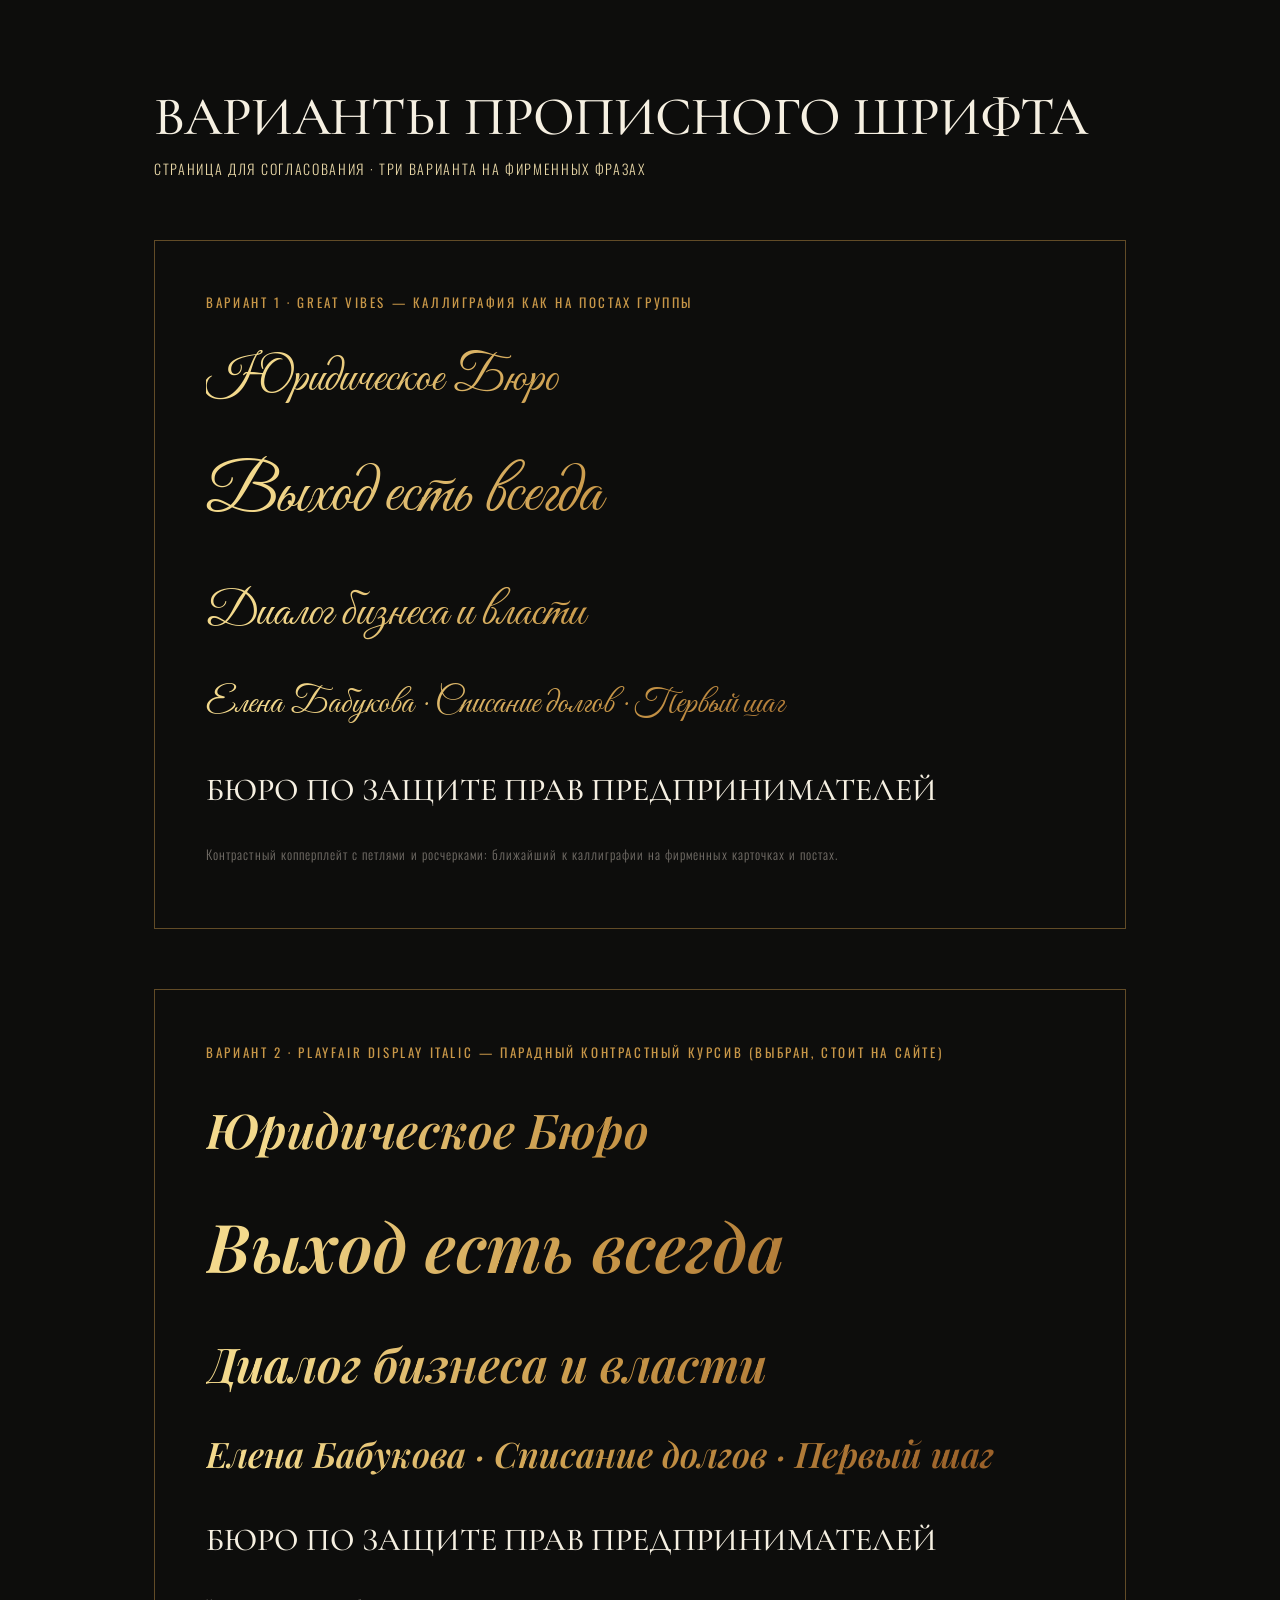
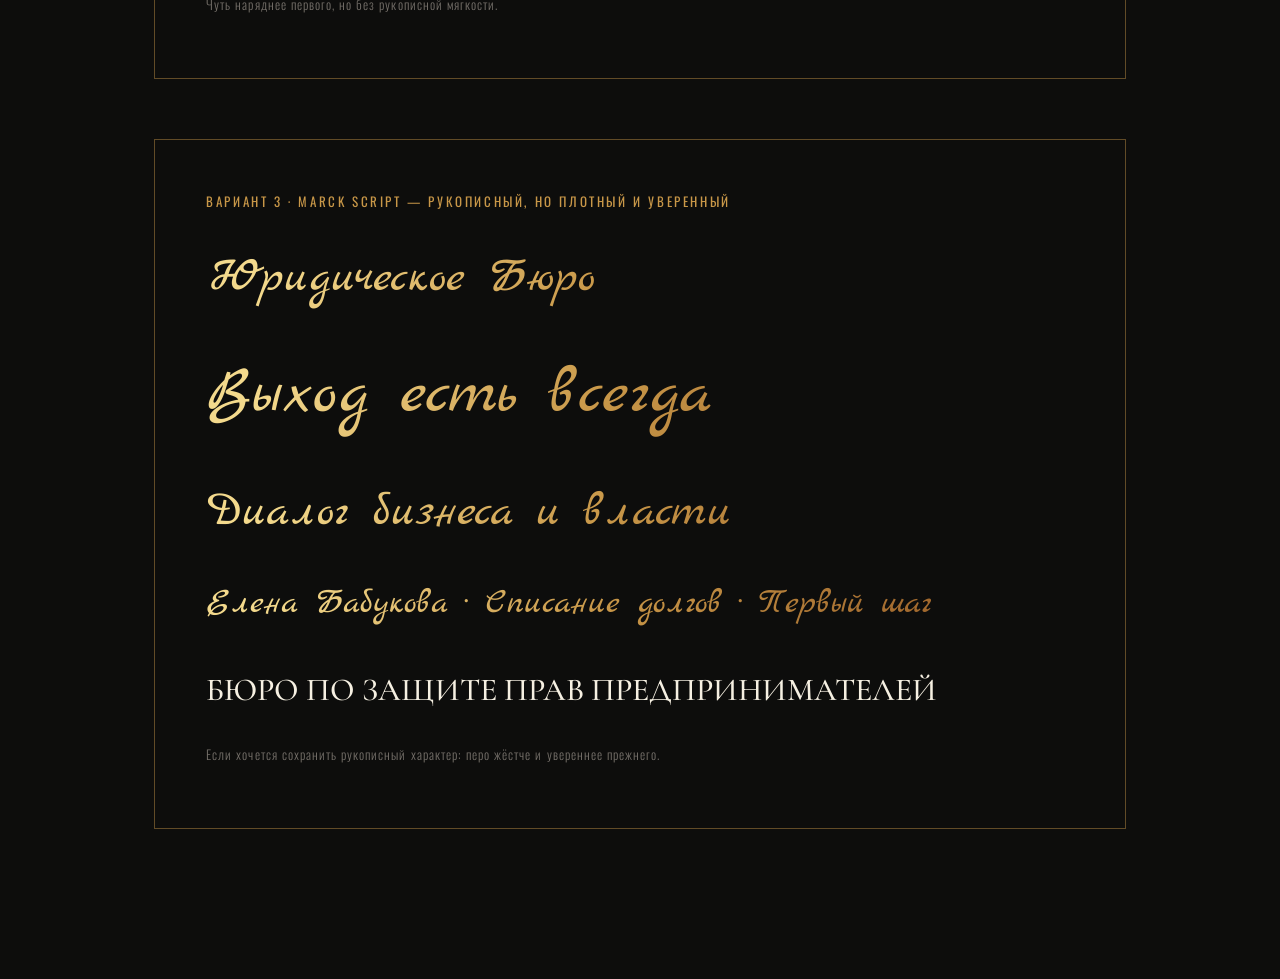
<file: fonts.html>
<!DOCTYPE html>
<html lang="ru">
<head>
<meta charset="utf-8">
<meta name="viewport" content="width=device-width, initial-scale=1">
<title>Варианты прописного шрифта · Авторитет права</title>
<meta name="robots" content="noindex">
<link rel="icon" href="data:image/svg+xml,%3Csvg xmlns='http://www.w3.org/2000/svg' viewBox='0 0 64 64'%3E%3Crect width='64' height='64' fill='%230D0D0C'/%3E%3Ctext x='32' y='45' font-family='Georgia,serif' font-size='38' fill='%23C89748' text-anchor='middle'%3E%D0%90%3C/text%3E%3C/svg%3E">
<link rel="preconnect" href="https://fonts.googleapis.com">
<link rel="preconnect" href="https://fonts.gstatic.com" crossorigin>
<link href="https://fonts.googleapis.com/css2?family=Cormorant+Garamond:ital,wght@0,500;0,600;1,600&family=Great+Vibes&family=Playfair+Display:ital,wght@1,600&family=Marck+Script&family=Oswald:wght@300;400&display=swap" rel="stylesheet">
<style>
  *,*::before,*::after{box-sizing:border-box}
  body{margin:0;background:#0D0D0C;color:#F6F0E2;font-family:"Cormorant Garamond",Georgia,serif;font-size:19px;line-height:1.55}
  .wrap{max-width:1100px;margin-inline:auto;padding:clamp(48px,7vw,96px) clamp(20px,5vw,64px)}
  h1{font-weight:500;text-transform:uppercase;letter-spacing:-.01em;line-height:1;font-size:clamp(1.9rem,4.6vw,3.4rem);margin:0 0 14px}
  .intro{font-family:"Oswald",Arial,sans-serif;font-weight:300;font-size:14px;letter-spacing:.12em;text-transform:uppercase;color:#E8D7A7;margin:0 0 60px}
  .variant{border:1px solid rgba(200,151,72,.45);padding:clamp(28px,4vw,52px);margin-bottom:clamp(36px,5vw,60px)}
  .variant-label{font-family:"Oswald",Arial,sans-serif;font-weight:400;font-size:13px;letter-spacing:.2em;text-transform:uppercase;color:#C89748;margin:0 0 30px}
  .sample{display:grid;gap:22px;margin:0}
  .sample p{margin:0;background:linear-gradient(112deg,#F3D98C 8%,#C89748 46%,#9B6129 88%);-webkit-background-clip:text;background-clip:text;color:transparent;padding:0 .3em .1em 0}
  .v1 .sample p{font-family:"Great Vibes",cursive;font-weight:400}
  .v2 .sample p{font-family:"Playfair Display",Georgia,serif;font-style:italic;font-weight:600}
  .v3 .sample p{font-family:"Marck Script",cursive;font-weight:400}
  .s1{font-size:clamp(1.8rem,4vw,3rem)}
  .s2{font-size:clamp(2.2rem,5.4vw,4.2rem)}
  .s3{font-size:clamp(1.5rem,3vw,2.2rem)}
  .note{font-family:"Oswald",Arial,sans-serif;font-weight:300;font-size:13px;letter-spacing:.08em;color:#746F69;margin-top:26px}
  .sample p.heading-context{font-family:"Cormorant Garamond",Georgia,serif;font-style:normal;font-weight:500;text-transform:uppercase;font-size:clamp(1.3rem,2.6vw,2rem);background:none;-webkit-background-clip:border-box;background-clip:border-box;color:#F6F0E2;margin:8px 0 0}
</style>
</head>
<body>
<div class="wrap">
  <h1>Варианты прописного шрифта</h1>
  <p class="intro">Страница для согласования · три варианта на фирменных фразах</p>

  <section class="variant v1">
    <p class="variant-label">Вариант 1 · Great Vibes — каллиграфия как на постах группы</p>
    <div class="sample">
      <p class="s1">Юридическое Бюро</p>
      <p class="s2">Выход есть всегда</p>
      <p class="s1">Диалог бизнеса и власти</p>
      <p class="s3">Елена Бабукова · Списание долгов · Первый шаг</p>
      <p class="heading-context">Бюро по защите прав предпринимателей</p>
    </div>
    <p class="note">Контрастный копперплейт с петлями и росчерками: ближайший к каллиграфии на фирменных карточках и постах.</p>
  </section>

  <section class="variant v2">
    <p class="variant-label">Вариант 2 · Playfair Display Italic — парадный контрастный курсив (ВЫБРАН, стоит на сайте)</p>
    <div class="sample">
      <p class="s1">Юридическое Бюро</p>
      <p class="s2">Выход есть всегда</p>
      <p class="s1">Диалог бизнеса и власти</p>
      <p class="s3">Елена Бабукова · Списание долгов · Первый шаг</p>
      <p class="heading-context">Бюро по защите прав предпринимателей</p>
    </div>
    <p class="note">Чуть наряднее первого, но без рукописной мягкости.</p>
  </section>

  <section class="variant v3">
    <p class="variant-label">Вариант 3 · Marck Script — рукописный, но плотный и уверенный</p>
    <div class="sample">
      <p class="s1">Юридическое Бюро</p>
      <p class="s2">Выход есть всегда</p>
      <p class="s1">Диалог бизнеса и власти</p>
      <p class="s3">Елена Бабукова · Списание долгов · Первый шаг</p>
      <p class="heading-context">Бюро по защите прав предпринимателей</p>
    </div>
    <p class="note">Если хочется сохранить рукописный характер: перо жёстче и увереннее прежнего.</p>
  </section>
</div>
</body>
</html>
</file>
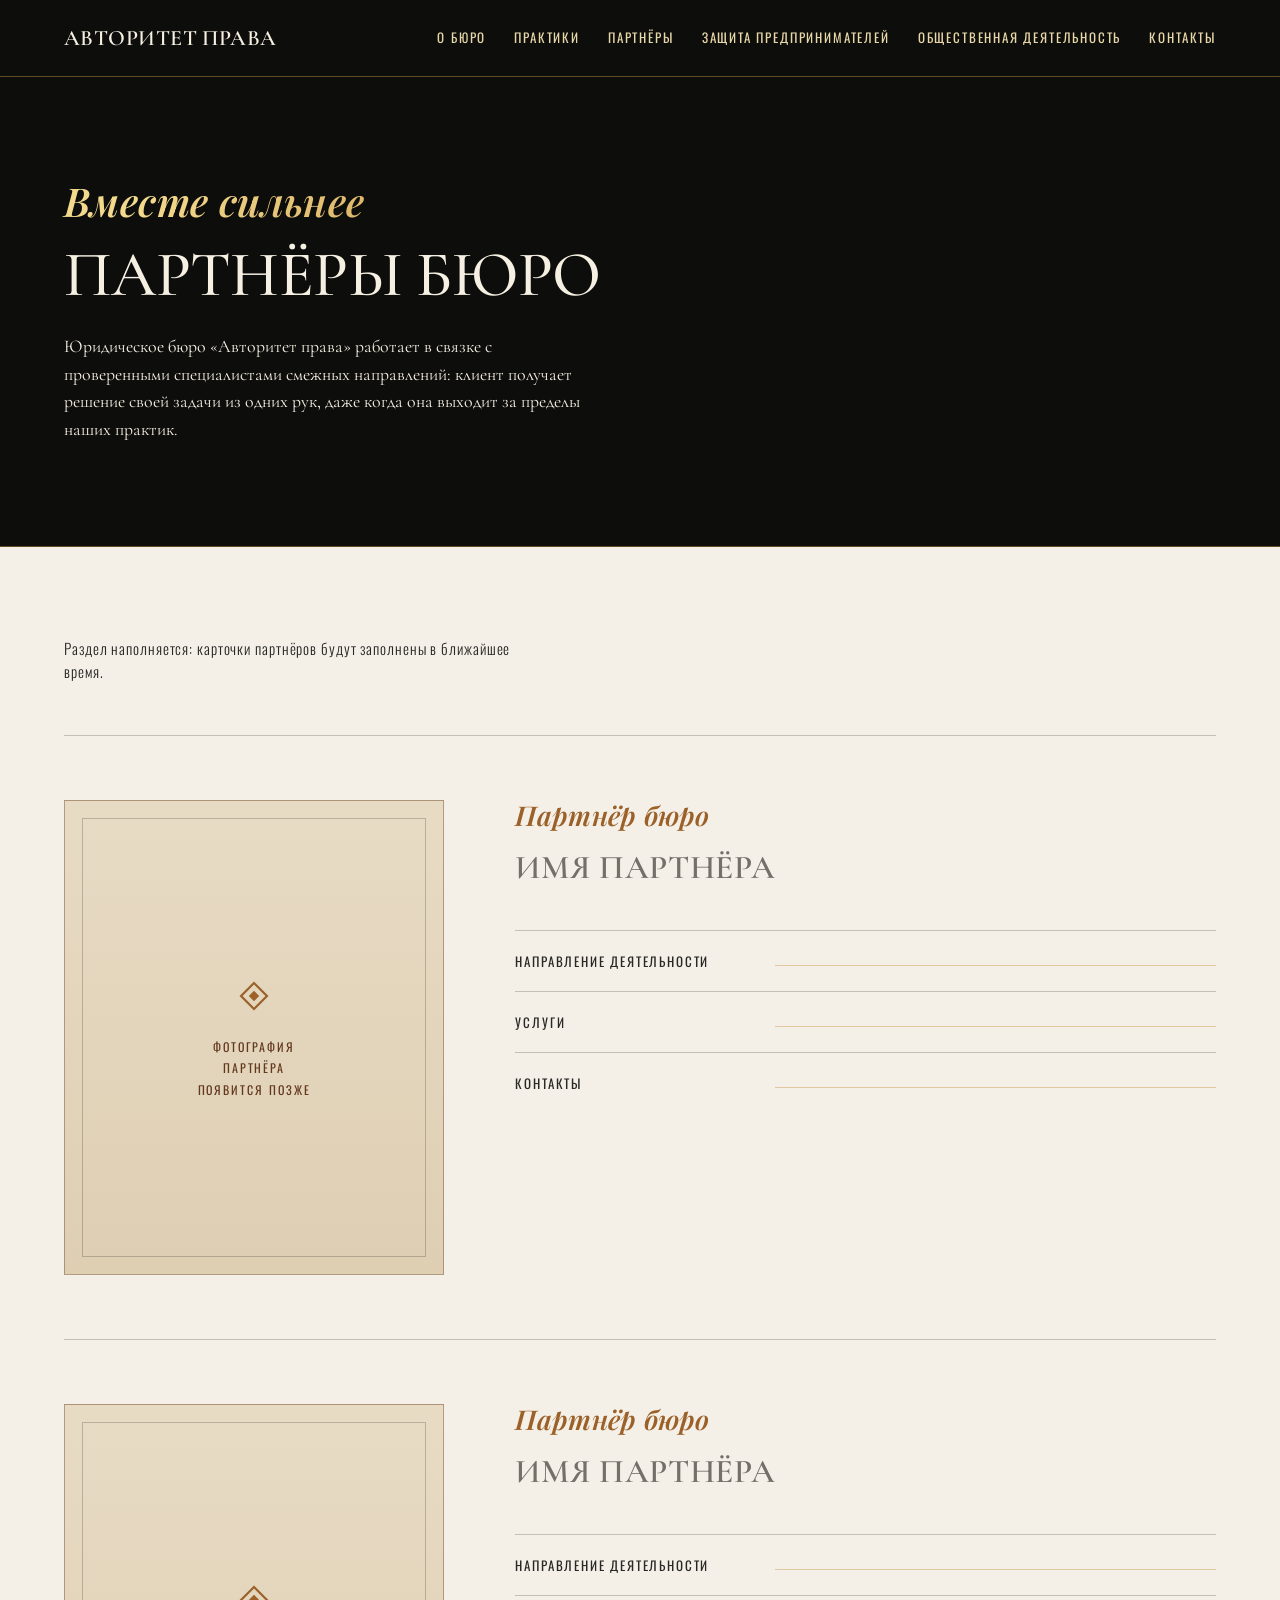
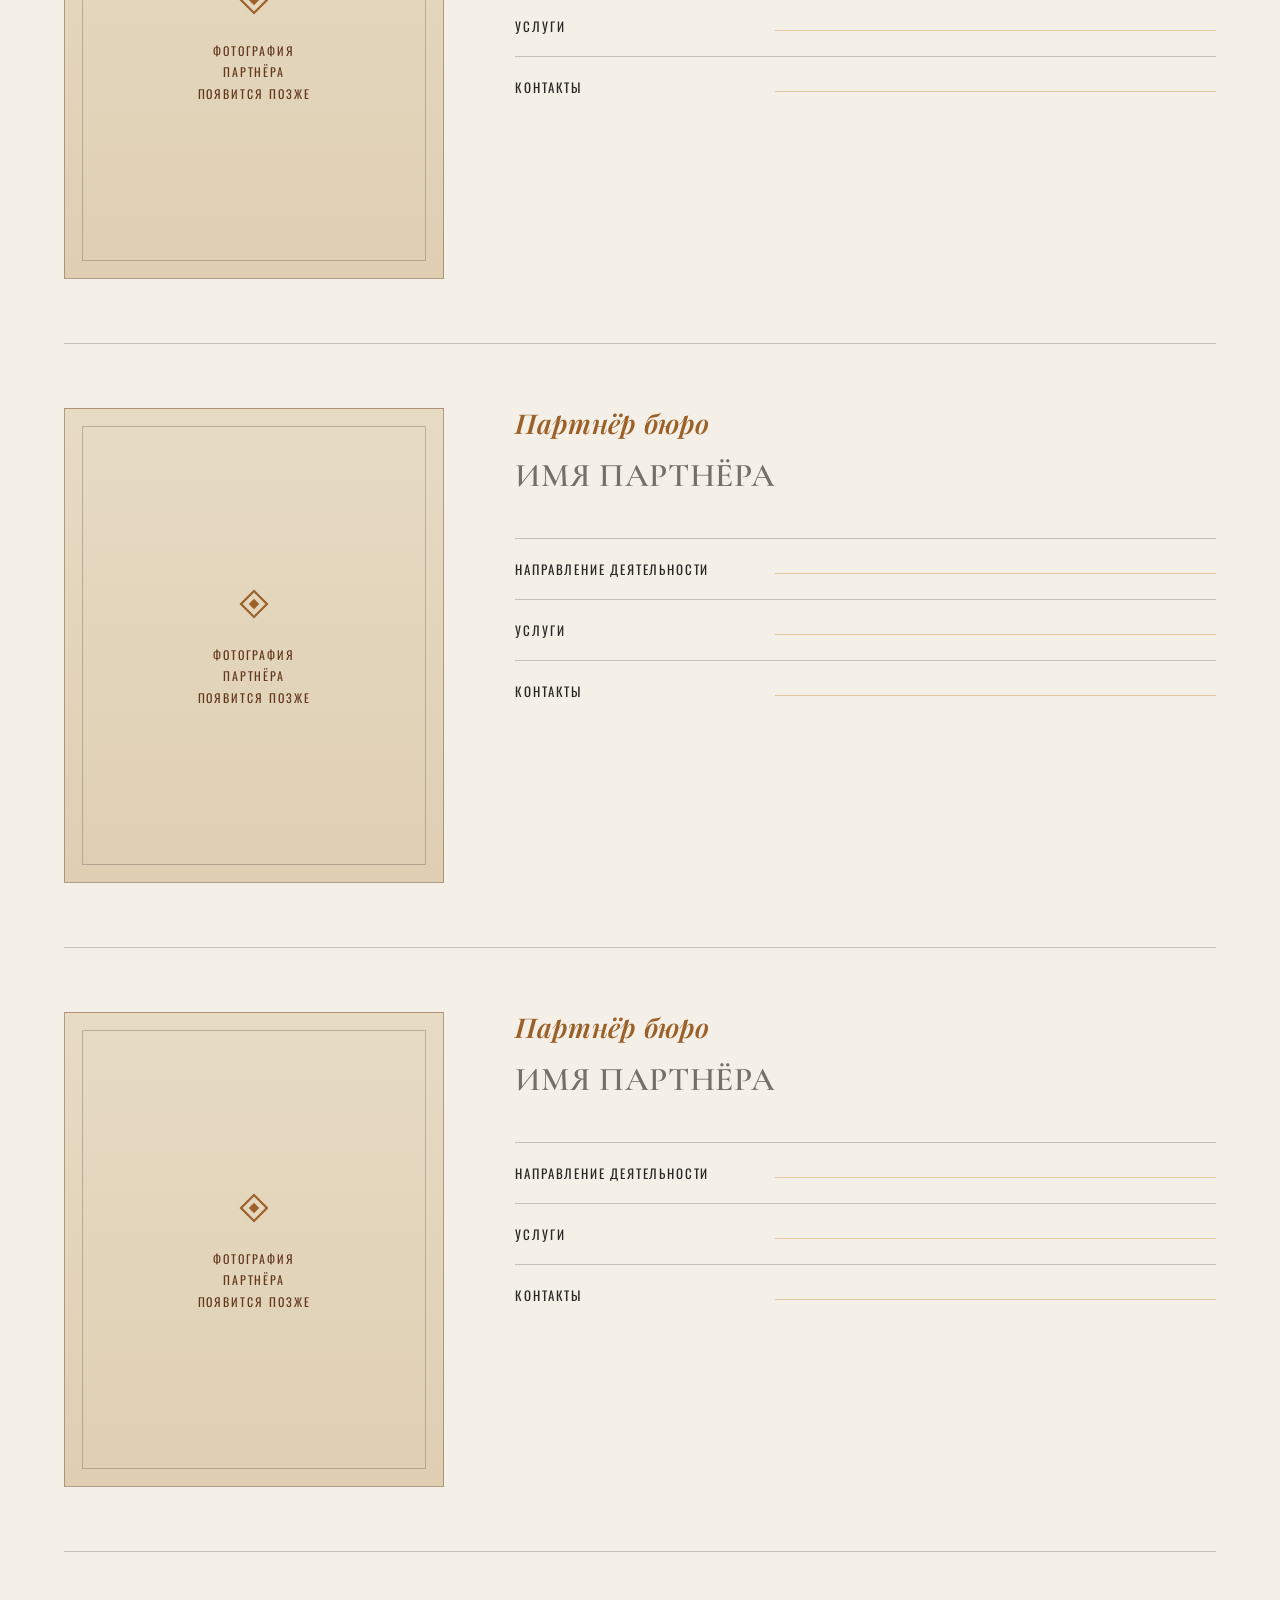
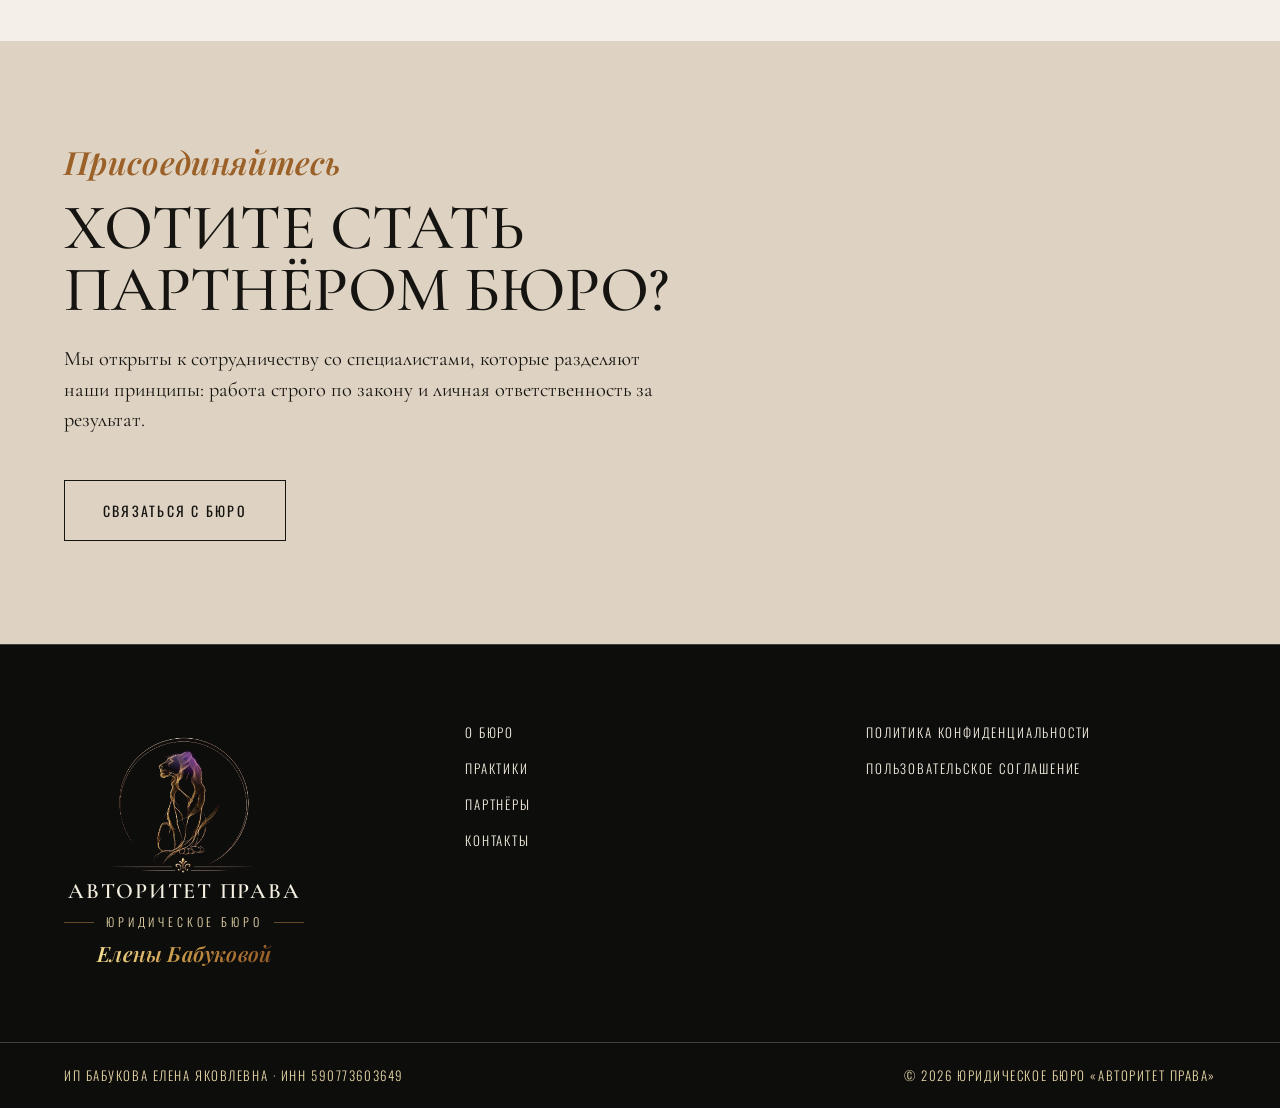
<file: partners.html>
<!DOCTYPE html>
<html lang="ru">
<head>
<meta charset="utf-8">
<meta name="viewport" content="width=device-width, initial-scale=1">
<title>Партнёры бюро · Авторитет права</title>
<meta name="description" content="Партнёры юридического бюро «Авторитет права»: проверенные специалисты смежных направлений.">
<link rel="icon" href="data:image/svg+xml,%3Csvg xmlns='http://www.w3.org/2000/svg' viewBox='0 0 64 64'%3E%3Crect width='64' height='64' fill='%230D0D0C'/%3E%3Ctext x='32' y='45' font-family='Georgia,serif' font-size='38' fill='%23C89748' text-anchor='middle'%3E%D0%90%3C/text%3E%3C/svg%3E">
<link rel="preconnect" href="https://fonts.googleapis.com">
<link rel="preconnect" href="https://fonts.gstatic.com" crossorigin>
<link href="https://fonts.googleapis.com/css2?family=Cormorant+Garamond:ital,wght@0,400;0,500;0,600;1,400&family=Playfair+Display:ital,wght@1,600&family=Oswald:wght@300;400&display=swap" rel="stylesheet">
<link rel="stylesheet" href="assets/site.css?v=2">
</head>
<body>
<header class="site-head" id="top">
  <div class="wrap head-row">
    <a class="brand" href="index.html" aria-label="Авторитет права, на главную">
      <span class="brand-name">Авторитет права</span>
    </a>
    <nav class="head-nav" aria-label="Основная навигация">
      <a href="index.html#osnovatel">О бюро</a>
      <a href="index.html#praktiki">Практики</a>
      <a href="partners.html" aria-current="page">Партнёры</a>
      <a href="index.html#predprinimateli">Защита предпринимателей</a>
      <a href="index.html#obshestvo">Общественная деятельность</a>
      <a href="index.html#kontakty">Контакты</a>
    </nav>
    <a class="head-cta" href="index.html#kontakty">Записаться</a>
    <button class="burger" type="button" aria-expanded="false" aria-controls="mobile-menu" aria-label="Открыть меню">
      <span></span><span></span>
    </button>
  </div>
</header>

<div class="mobile-menu" id="mobile-menu" hidden>
  <nav aria-label="Мобильная навигация">
    <a href="index.html#osnovatel">О бюро</a>
    <a href="index.html#praktiki">Практики</a>
    <a href="partners.html">Партнёры</a>
    <a href="index.html#predprinimateli">Защита предпринимателей</a>
    <a href="index.html#obshestvo">Общественная деятельность</a>
    <a href="index.html#kontakty">Контакты</a>
    <a class="mobile-menu-cta" href="index.html#kontakty">Записаться на консультацию</a>
  </nav>
</div>

<main>
  <section class="partners-hero" aria-label="Партнёры бюро">
    <div class="wrap">
      <p class="script gold-script reveal">Вместе сильнее</p>
      <h1 class="h-display reveal">Партнёры бюро</h1>
      <p class="section-intro">Юридическое бюро «Авторитет права» работает в связке с проверенными специалистами смежных направлений: клиент получает решение своей задачи из одних рук, даже когда она выходит за пределы наших практик.</p>
    </div>
  </section>

  <section class="partner-list section-light">
    <div class="wrap">
      <p class="note partners-note">Раздел наполняется: карточки партнёров будут заполнены в ближайшее время.</p>

      <article class="partner-slot">
        <figure class="partner-ph" aria-hidden="true">
          <span class="ph-box">
            <svg viewBox="0 0 24 24" class="ph-mark"><rect x="7" y="7" width="10" height="10" transform="rotate(45 12 12)" fill="none" stroke="currentColor" stroke-width="1.2"/><rect x="10" y="10" width="4" height="4" transform="rotate(45 12 12)" fill="currentColor"/></svg>
            <span class="ph-text">Фотография партнёра появится позже</span>
          </span>
          <span class="frame frame-dark" aria-hidden="true"></span>
        </figure>
        <div class="partner-fields">
          <p class="script ink-script partner-script">Партнёр бюро</p>
          <h2 class="partner-name">Имя партнёра</h2>
          <dl class="partner-form">
            <div><dt>Направление деятельности</dt><dd><span class="fieldline"></span></dd></div>
            <div><dt>Услуги</dt><dd><span class="fieldline"></span></dd></div>
            <div><dt>Контакты</dt><dd><span class="fieldline"></span></dd></div>
          </dl>
        </div>
      </article>

      <article class="partner-slot">
        <figure class="partner-ph" aria-hidden="true">
          <span class="ph-box">
            <svg viewBox="0 0 24 24" class="ph-mark"><rect x="7" y="7" width="10" height="10" transform="rotate(45 12 12)" fill="none" stroke="currentColor" stroke-width="1.2"/><rect x="10" y="10" width="4" height="4" transform="rotate(45 12 12)" fill="currentColor"/></svg>
            <span class="ph-text">Фотография партнёра появится позже</span>
          </span>
          <span class="frame frame-dark" aria-hidden="true"></span>
        </figure>
        <div class="partner-fields">
          <p class="script ink-script partner-script">Партнёр бюро</p>
          <h2 class="partner-name">Имя партнёра</h2>
          <dl class="partner-form">
            <div><dt>Направление деятельности</dt><dd><span class="fieldline"></span></dd></div>
            <div><dt>Услуги</dt><dd><span class="fieldline"></span></dd></div>
            <div><dt>Контакты</dt><dd><span class="fieldline"></span></dd></div>
          </dl>
        </div>
      </article>

      <article class="partner-slot">
        <figure class="partner-ph" aria-hidden="true">
          <span class="ph-box">
            <svg viewBox="0 0 24 24" class="ph-mark"><rect x="7" y="7" width="10" height="10" transform="rotate(45 12 12)" fill="none" stroke="currentColor" stroke-width="1.2"/><rect x="10" y="10" width="4" height="4" transform="rotate(45 12 12)" fill="currentColor"/></svg>
            <span class="ph-text">Фотография партнёра появится позже</span>
          </span>
          <span class="frame frame-dark" aria-hidden="true"></span>
        </figure>
        <div class="partner-fields">
          <p class="script ink-script partner-script">Партнёр бюро</p>
          <h2 class="partner-name">Имя партнёра</h2>
          <dl class="partner-form">
            <div><dt>Направление деятельности</dt><dd><span class="fieldline"></span></dd></div>
            <div><dt>Услуги</dt><dd><span class="fieldline"></span></dd></div>
            <div><dt>Контакты</dt><dd><span class="fieldline"></span></dd></div>
          </dl>
        </div>
      </article>

      <article class="partner-slot">
        <figure class="partner-ph" aria-hidden="true">
          <span class="ph-box">
            <svg viewBox="0 0 24 24" class="ph-mark"><rect x="7" y="7" width="10" height="10" transform="rotate(45 12 12)" fill="none" stroke="currentColor" stroke-width="1.2"/><rect x="10" y="10" width="4" height="4" transform="rotate(45 12 12)" fill="currentColor"/></svg>
            <span class="ph-text">Фотография партнёра появится позже</span>
          </span>
          <span class="frame frame-dark" aria-hidden="true"></span>
        </figure>
        <div class="partner-fields">
          <p class="script ink-script partner-script">Партнёр бюро</p>
          <h2 class="partner-name">Имя партнёра</h2>
          <dl class="partner-form">
            <div><dt>Направление деятельности</dt><dd><span class="fieldline"></span></dd></div>
            <div><dt>Услуги</dt><dd><span class="fieldline"></span></dd></div>
            <div><dt>Контакты</dt><dd><span class="fieldline"></span></dd></div>
          </dl>
        </div>
      </article>
    </div>
  </section>

  <section class="partners-cta section-sand">
    <div class="wrap">
      <p class="script ink-script reveal">Присоединяйтесь</p>
      <h2 class="h-display reveal">Хотите стать партнёром бюро?</h2>
      <p class="lead">Мы открыты к сотрудничеству со специалистами, которые разделяют наши принципы: работа строго по закону и личная ответственность за результат.</p>
      <p class="partners-cta-btn"><a class="btn btn-ink" href="index.html#kontakty">Связаться с бюро</a></p>
    </div>
  </section>
</main>

<footer class="site-foot">
  <div class="wrap foot-grid">
    <div class="foot-brand">
      <img class="foot-emblem logo-blend" src="pics/emblem.png" alt="" loading="lazy" onerror="this.hidden=true">
      <p class="foot-name">Авторитет права</p>
      <p class="foot-tag">Юридическое бюро</p>
      <p class="foot-script script gold-script">Елены Бабуковой</p>
    </div>
    <nav class="foot-nav" aria-label="Навигация в подвале">
      <a href="index.html#osnovatel">О бюро</a>
      <a href="index.html#praktiki">Практики</a>
      <a href="partners.html">Партнёры</a>
      <a href="index.html#kontakty">Контакты</a>
    </nav>
    <div class="foot-legal">
      <a href="privacy.html">Политика конфиденциальности</a>
      <a href="terms.html">Пользовательское соглашение</a>
    </div>
  </div>
  <div class="wrap foot-bottom">
    <p>ИП Бабукова Елена Яковлевна · ИНН 590773603649</p>
    <p>© 2026 Юридическое бюро «Авторитет права»</p>
  </div>
</footer>

<script src="assets/site.js?v=2" defer></script>
</body>
</html>
</file>
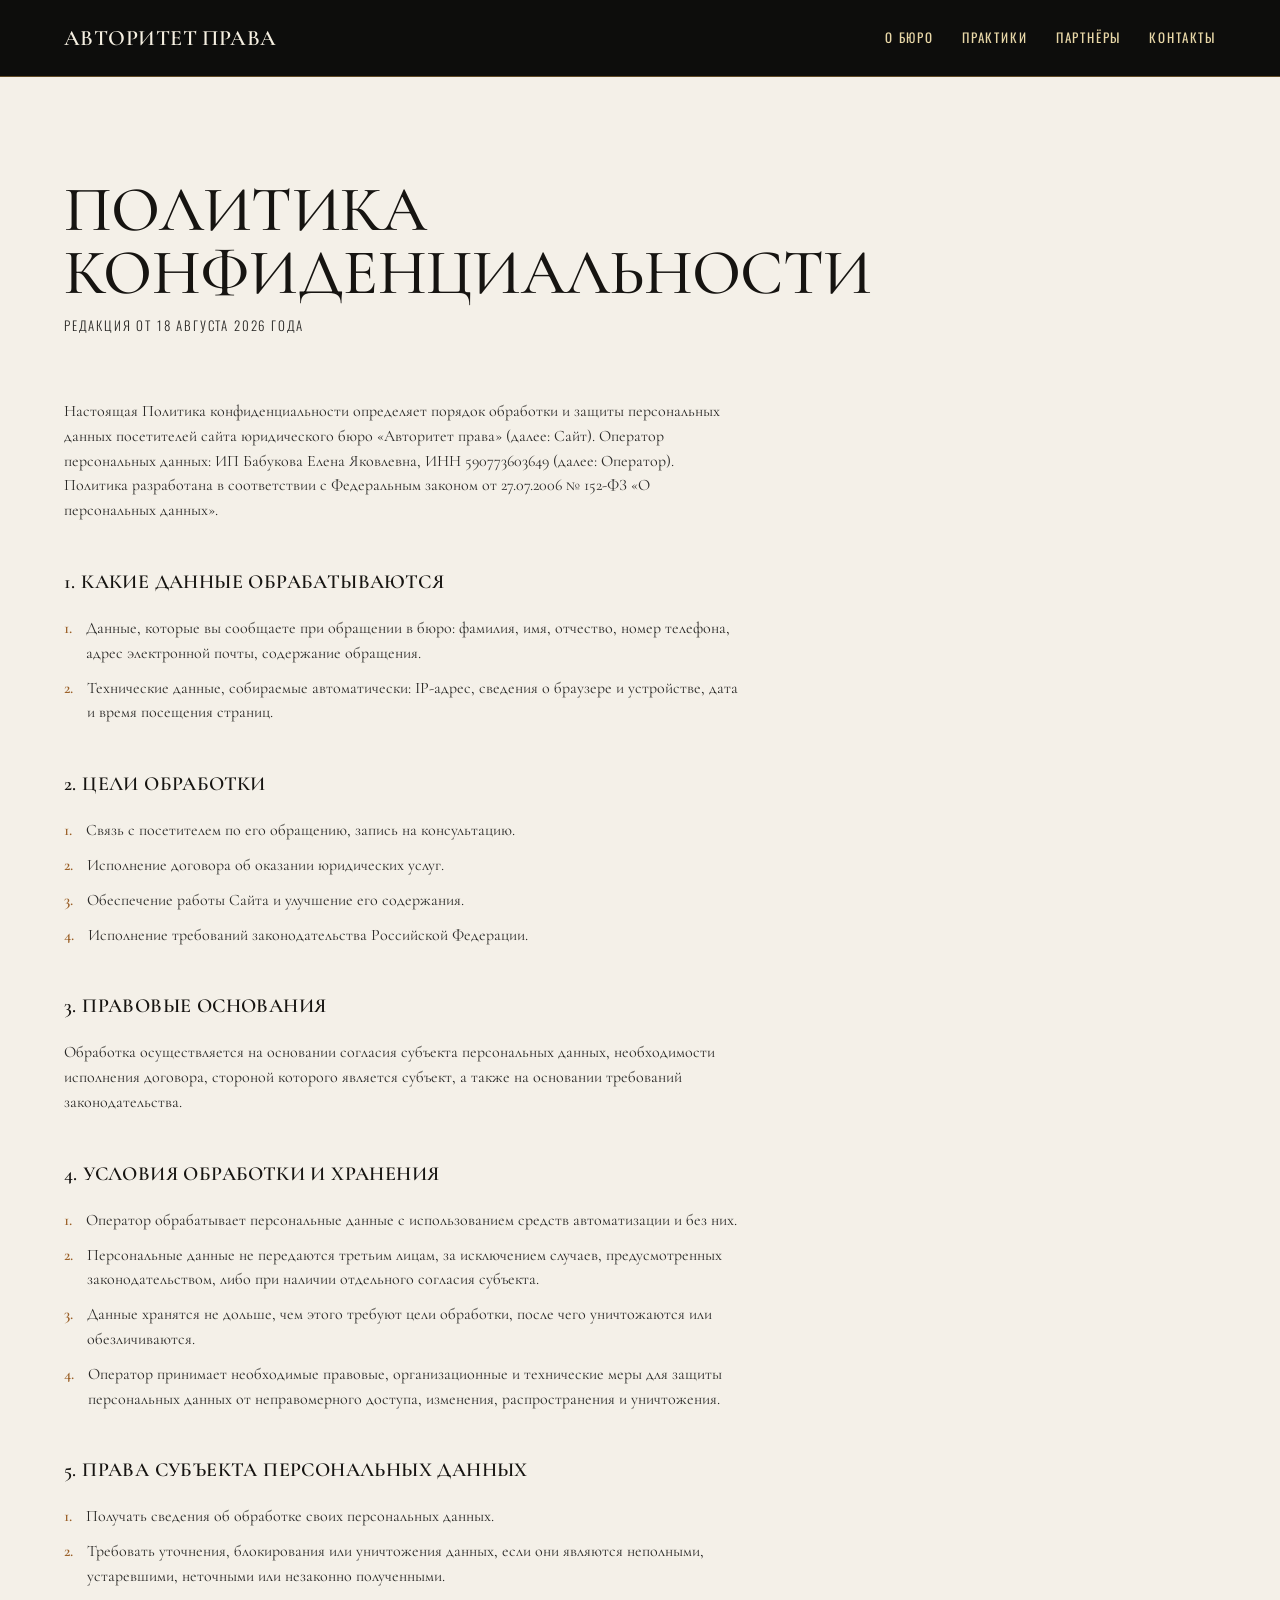
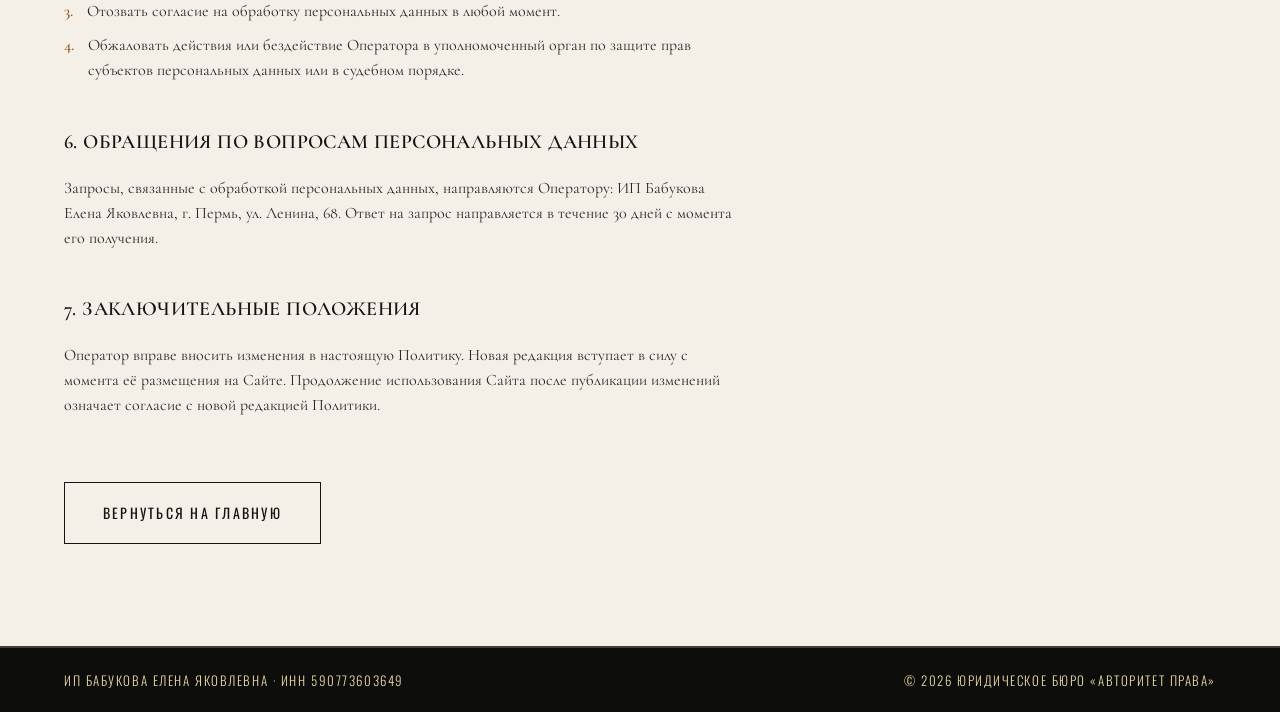
<file: privacy.html>
<!DOCTYPE html>
<html lang="ru">
<head>
<meta charset="utf-8">
<meta name="viewport" content="width=device-width, initial-scale=1">
<title>Политика конфиденциальности · Авторитет права</title>
<meta name="robots" content="noindex">
<link rel="icon" href="data:image/svg+xml,%3Csvg xmlns='http://www.w3.org/2000/svg' viewBox='0 0 64 64'%3E%3Crect width='64' height='64' fill='%230D0D0C'/%3E%3Ctext x='32' y='45' font-family='Georgia,serif' font-size='38' fill='%23C89748' text-anchor='middle'%3E%D0%90%3C/text%3E%3C/svg%3E">
<link rel="preconnect" href="https://fonts.googleapis.com">
<link rel="preconnect" href="https://fonts.gstatic.com" crossorigin>
<link href="https://fonts.googleapis.com/css2?family=Cormorant+Garamond:ital,wght@0,400;0,500;0,600;1,400&family=Playfair+Display:ital,wght@1,600&family=Oswald:wght@300;400&display=swap" rel="stylesheet">
<link rel="stylesheet" href="assets/site.css?v=2">
</head>
<body>
<header class="site-head" id="top">
  <div class="wrap head-row">
    <a class="brand" href="index.html" aria-label="Авторитет права, на главную">
      <span class="brand-name">Авторитет права</span>
    </a>
    <nav class="head-nav" aria-label="Основная навигация">
      <a href="index.html#osnovatel">О бюро</a>
      <a href="index.html#praktiki">Практики</a>
      <a href="partners.html">Партнёры</a>
      <a href="index.html#kontakty">Контакты</a>
    </nav>
  </div>
</header>

<main class="doc-main section-light">
  <div class="wrap">
    <h1 class="h-display">Политика конфиденциальности</h1>
    <p class="doc-date">Редакция от 18 августа 2026 года</p>
    <div class="doc-body">
      <p>Настоящая Политика конфиденциальности определяет порядок обработки и защиты персональных данных посетителей сайта юридического бюро «Авторитет права» (далее: Сайт). Оператор персональных данных: ИП Бабукова Елена Яковлевна, ИНН 590773603649 (далее: Оператор). Политика разработана в соответствии с Федеральным законом от 27.07.2006 № 152-ФЗ «О персональных данных».</p>

      <h2>1. Какие данные обрабатываются</h2>
      <ol>
        <li>Данные, которые вы сообщаете при обращении в бюро: фамилия, имя, отчество, номер телефона, адрес электронной почты, содержание обращения.</li>
        <li>Технические данные, собираемые автоматически: IP-адрес, сведения о браузере и устройстве, дата и время посещения страниц.</li>
      </ol>

      <h2>2. Цели обработки</h2>
      <ol>
        <li>Связь с посетителем по его обращению, запись на консультацию.</li>
        <li>Исполнение договора об оказании юридических услуг.</li>
        <li>Обеспечение работы Сайта и улучшение его содержания.</li>
        <li>Исполнение требований законодательства Российской Федерации.</li>
      </ol>

      <h2>3. Правовые основания</h2>
      <p>Обработка осуществляется на основании согласия субъекта персональных данных, необходимости исполнения договора, стороной которого является субъект, а также на основании требований законодательства.</p>

      <h2>4. Условия обработки и хранения</h2>
      <ol>
        <li>Оператор обрабатывает персональные данные с использованием средств автоматизации и без них.</li>
        <li>Персональные данные не передаются третьим лицам, за исключением случаев, предусмотренных законодательством, либо при наличии отдельного согласия субъекта.</li>
        <li>Данные хранятся не дольше, чем этого требуют цели обработки, после чего уничтожаются или обезличиваются.</li>
        <li>Оператор принимает необходимые правовые, организационные и технические меры для защиты персональных данных от неправомерного доступа, изменения, распространения и уничтожения.</li>
      </ol>

      <h2>5. Права субъекта персональных данных</h2>
      <ol>
        <li>Получать сведения об обработке своих персональных данных.</li>
        <li>Требовать уточнения, блокирования или уничтожения данных, если они являются неполными, устаревшими, неточными или незаконно полученными.</li>
        <li>Отозвать согласие на обработку персональных данных в любой момент.</li>
        <li>Обжаловать действия или бездействие Оператора в уполномоченный орган по защите прав субъектов персональных данных или в судебном порядке.</li>
      </ol>

      <h2>6. Обращения по вопросам персональных данных</h2>
      <p>Запросы, связанные с обработкой персональных данных, направляются Оператору: ИП Бабукова Елена Яковлевна, г. Пермь, ул. Ленина, 68. Ответ на запрос направляется в течение 30 дней с момента его получения.</p>

      <h2>7. Заключительные положения</h2>
      <p>Оператор вправе вносить изменения в настоящую Политику. Новая редакция вступает в силу с момента её размещения на Сайте. Продолжение использования Сайта после публикации изменений означает согласие с новой редакцией Политики.</p>
    </div>
    <p class="doc-back"><a class="btn btn-ink" href="index.html">Вернуться на главную</a></p>
  </div>
</main>

<footer class="site-foot">
  <div class="wrap foot-bottom">
    <p>ИП Бабукова Елена Яковлевна · ИНН 590773603649</p>
    <p>© 2026 Юридическое бюро «Авторитет права»</p>
  </div>
</footer>
</body>
</html>
</file>
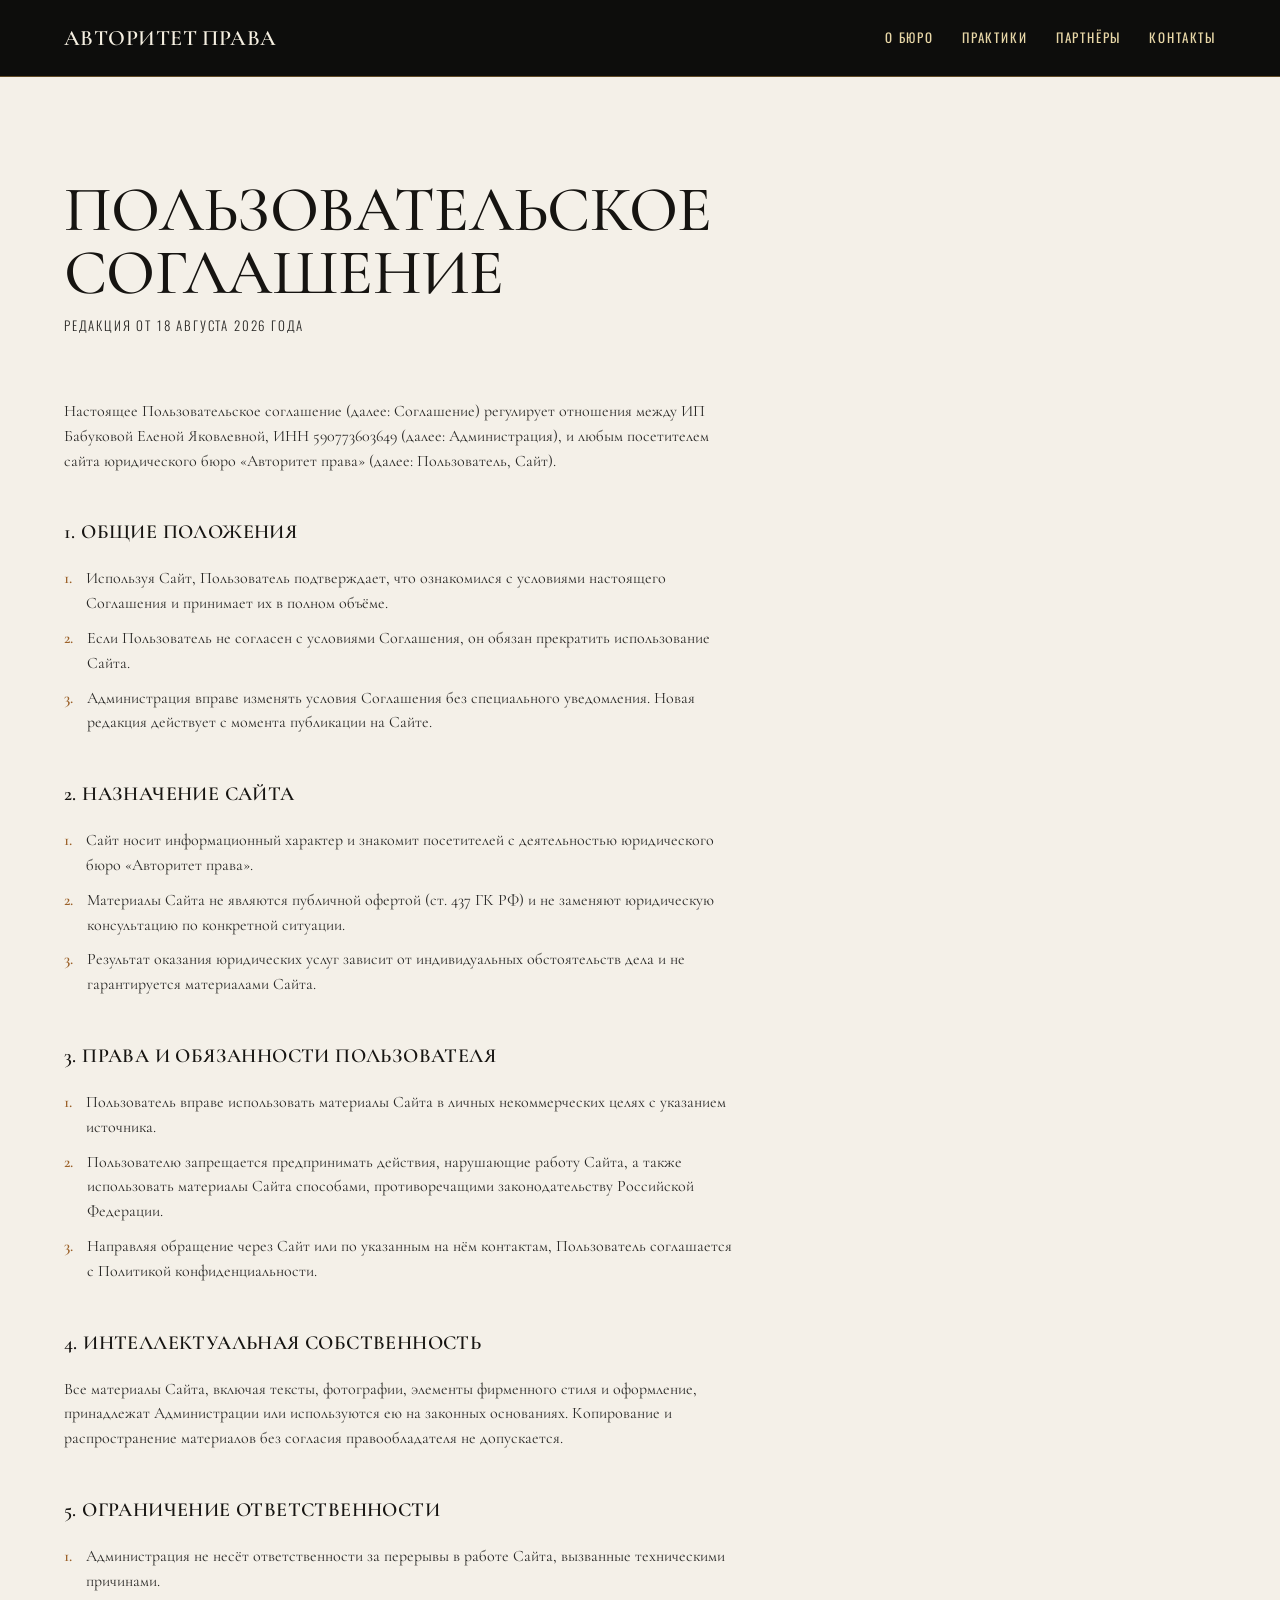
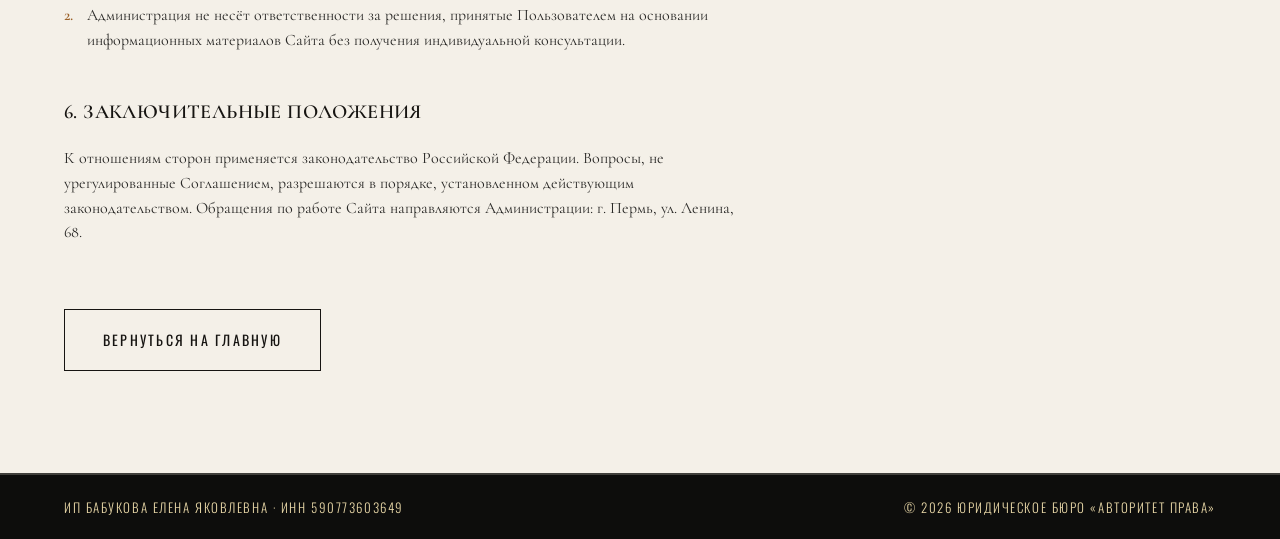
<file: terms.html>
<!DOCTYPE html>
<html lang="ru">
<head>
<meta charset="utf-8">
<meta name="viewport" content="width=device-width, initial-scale=1">
<title>Пользовательское соглашение · Авторитет права</title>
<meta name="robots" content="noindex">
<link rel="icon" href="data:image/svg+xml,%3Csvg xmlns='http://www.w3.org/2000/svg' viewBox='0 0 64 64'%3E%3Crect width='64' height='64' fill='%230D0D0C'/%3E%3Ctext x='32' y='45' font-family='Georgia,serif' font-size='38' fill='%23C89748' text-anchor='middle'%3E%D0%90%3C/text%3E%3C/svg%3E">
<link rel="preconnect" href="https://fonts.googleapis.com">
<link rel="preconnect" href="https://fonts.gstatic.com" crossorigin>
<link href="https://fonts.googleapis.com/css2?family=Cormorant+Garamond:ital,wght@0,400;0,500;0,600;1,400&family=Playfair+Display:ital,wght@1,600&family=Oswald:wght@300;400&display=swap" rel="stylesheet">
<link rel="stylesheet" href="assets/site.css?v=2">
</head>
<body>
<header class="site-head" id="top">
  <div class="wrap head-row">
    <a class="brand" href="index.html" aria-label="Авторитет права, на главную">
      <span class="brand-name">Авторитет права</span>
    </a>
    <nav class="head-nav" aria-label="Основная навигация">
      <a href="index.html#osnovatel">О бюро</a>
      <a href="index.html#praktiki">Практики</a>
      <a href="partners.html">Партнёры</a>
      <a href="index.html#kontakty">Контакты</a>
    </nav>
  </div>
</header>

<main class="doc-main section-light">
  <div class="wrap">
    <h1 class="h-display">Пользовательское соглашение</h1>
    <p class="doc-date">Редакция от 18 августа 2026 года</p>
    <div class="doc-body">
      <p>Настоящее Пользовательское соглашение (далее: Соглашение) регулирует отношения между ИП Бабуковой Еленой Яковлевной, ИНН 590773603649 (далее: Администрация), и любым посетителем сайта юридического бюро «Авторитет права» (далее: Пользователь, Сайт).</p>

      <h2>1. Общие положения</h2>
      <ol>
        <li>Используя Сайт, Пользователь подтверждает, что ознакомился с условиями настоящего Соглашения и принимает их в полном объёме.</li>
        <li>Если Пользователь не согласен с условиями Соглашения, он обязан прекратить использование Сайта.</li>
        <li>Администрация вправе изменять условия Соглашения без специального уведомления. Новая редакция действует с момента публикации на Сайте.</li>
      </ol>

      <h2>2. Назначение Сайта</h2>
      <ol>
        <li>Сайт носит информационный характер и знакомит посетителей с деятельностью юридического бюро «Авторитет права».</li>
        <li>Материалы Сайта не являются публичной офертой (ст. 437 ГК РФ) и не заменяют юридическую консультацию по конкретной ситуации.</li>
        <li>Результат оказания юридических услуг зависит от индивидуальных обстоятельств дела и не гарантируется материалами Сайта.</li>
      </ol>

      <h2>3. Права и обязанности Пользователя</h2>
      <ol>
        <li>Пользователь вправе использовать материалы Сайта в личных некоммерческих целях с указанием источника.</li>
        <li>Пользователю запрещается предпринимать действия, нарушающие работу Сайта, а также использовать материалы Сайта способами, противоречащими законодательству Российской Федерации.</li>
        <li>Направляя обращение через Сайт или по указанным на нём контактам, Пользователь соглашается с Политикой конфиденциальности.</li>
      </ol>

      <h2>4. Интеллектуальная собственность</h2>
      <p>Все материалы Сайта, включая тексты, фотографии, элементы фирменного стиля и оформление, принадлежат Администрации или используются ею на законных основаниях. Копирование и распространение материалов без согласия правообладателя не допускается.</p>

      <h2>5. Ограничение ответственности</h2>
      <ol>
        <li>Администрация не несёт ответственности за перерывы в работе Сайта, вызванные техническими причинами.</li>
        <li>Администрация не несёт ответственности за решения, принятые Пользователем на основании информационных материалов Сайта без получения индивидуальной консультации.</li>
      </ol>

      <h2>6. Заключительные положения</h2>
      <p>К отношениям сторон применяется законодательство Российской Федерации. Вопросы, не урегулированные Соглашением, разрешаются в порядке, установленном действующим законодательством. Обращения по работе Сайта направляются Администрации: г. Пермь, ул. Ленина, 68.</p>
    </div>
    <p class="doc-back"><a class="btn btn-ink" href="index.html">Вернуться на главную</a></p>
  </div>
</main>

<footer class="site-foot">
  <div class="wrap foot-bottom">
    <p>ИП Бабукова Елена Яковлевна · ИНН 590773603649</p>
    <p>© 2026 Юридическое бюро «Авторитет права»</p>
  </div>
</footer>
</body>
</html>
</file>
<file: assets/site.css>
/* =============================================================
   Авторитет права · премиальный юридический минимализм
   фарфор / уголь / многослойное золото · Cormorant + Ballet + Oswald
   острые углы, ноль теней, волосяные линии
   ============================================================= */

:root{
  --ivory:#F4F0E8;
  --sand:#DED3C2;
  --gold-hi:#F3D98C;
  --gold:#C89748;
  --gold-deep:#9B6129;
  --bronze:#63391E;
  --ink:#161411;
  --coal:#0D0D0C;
  --smoke:#292826;
  --cream:#F6F0E2;
  --gold-pale:#E8D7A7;
  --neutral:#746F69;

  --serif:"Cormorant Garamond",Georgia,"Times New Roman",serif;
  --script:"Playfair Display",Georgia,serif;
  --sans:"Oswald","Arial Narrow",Arial,sans-serif;

  --hair-dark:rgba(22,20,17,.22);
  --hair-gold:rgba(200,151,72,.45);
  --hair-cream:rgba(246,240,226,.22);

  --pad-block:clamp(84px,11vw,168px);
}

*,*::before,*::after{box-sizing:border-box}
html{scroll-behavior:smooth}
html,body{overflow-x:clip}

/* фирменный скроллбар: угольная дорожка, золотой бегунок */
html{scrollbar-color:var(--gold) var(--coal);scrollbar-width:thin}
::-webkit-scrollbar{width:11px;height:11px}
::-webkit-scrollbar-track{background:var(--coal)}
::-webkit-scrollbar-thumb{
  background:linear-gradient(180deg,var(--gold-hi),var(--gold) 45%,var(--gold-deep));
  border:2px solid var(--coal);
}
::-webkit-scrollbar-thumb:hover{background:var(--gold-hi)}
::-webkit-scrollbar-corner{background:var(--coal)}
body{
  margin:0;
  background:var(--ivory);
  color:var(--ink);
  font-family:var(--serif);
  font-size:19px;
  line-height:1.55;
  -webkit-font-smoothing:antialiased;
}
img{display:block;max-width:100%}
a{color:inherit}
p{margin:0}
h1,h2,h3,h4{margin:0;font-weight:500}
ul,ol,dl,dd,figure{margin:0;padding:0}
li{list-style:none}
button{font:inherit;background:none;border:0;cursor:pointer;color:inherit}

.wrap{max-width:1360px;margin-inline:auto;padding-inline:clamp(20px,5vw,72px)}

::selection{background:var(--gold);color:var(--coal)}

/* ---------- типографика ---------- */
.script{
  font-family:var(--script);
  font-style:italic;
  font-weight:600;
  letter-spacing:.01em;
  line-height:1.12;
}
.gold-script,.ink-script{
  padding:.1em .4em .16em .12em;
  margin:-.1em -.4em -.16em -.12em;
}

/* виньетки-росчерки вокруг каллиграфии */
.fl{
  display:inline-block;
  width:clamp(44px,6vw,110px);
  height:auto;
  vertical-align:.16em;
  margin-right:.35em;
}
.fl-r{
  transform:scaleX(-1);
  margin-right:0;
  margin-left:.4em;
}
.quote-script .fl{width:clamp(64px,8.5vw,150px)}
.gold-script{
  background:linear-gradient(112deg,var(--gold-hi) 8%,var(--gold) 46%,var(--gold-deep) 88%);
  -webkit-background-clip:text;
  background-clip:text;
  color:transparent;
}
.ink-script{color:var(--gold-deep)}
.section-light .gold-script,.section-sand .gold-script{
  background:linear-gradient(112deg,var(--gold) 5%,var(--gold-deep) 52%,var(--bronze) 95%);
  -webkit-background-clip:text;
  background-clip:text;
}

.h-display{
  font-family:var(--serif);
  font-weight:500;
  text-transform:uppercase;
  letter-spacing:-.01em;
  line-height:.98;
  font-size:clamp(1.85rem,5vw,4.2rem);
  max-width:22ch;
  text-wrap:balance;
}
.h-practice{
  font-family:var(--serif);
  font-weight:500;
  text-transform:uppercase;
  letter-spacing:-.01em;
  line-height:.98;
  font-size:clamp(1.9rem,4.4vw,3.6rem);
  text-wrap:balance;
}
.h-small{
  font-family:var(--sans);
  font-weight:400;
  font-size:14px;
  letter-spacing:.16em;
  text-transform:uppercase;
  color:var(--smoke);
}
.lead{
  font-size:clamp(1.15rem,1.6vw,1.4rem);
  line-height:1.5;
  max-width:62ch;
}
.note{
  font-family:var(--sans);
  font-weight:300;
  font-size:15px;
  letter-spacing:.06em;
  color:var(--smoke);
  max-width:60ch;
}

/* ---------- кнопки и ссылки: состояния мгновенные, без анимаций ---------- */
.btn{
  display:inline-block;
  padding:19px 38px;
  font-family:var(--sans);
  font-weight:400;
  font-size:14px;
  letter-spacing:.16em;
  text-transform:uppercase;
  text-decoration:none;
  text-align:center;
}
.btn-gold{
  border:1px solid var(--gold);
  color:var(--gold-pale);
}
.btn-gold:hover,.btn-gold:focus-visible{
  background:var(--gold);
  color:var(--coal);
}
.btn-ink{
  border:1px solid var(--ink);
  color:var(--ink);
}
.btn-ink:hover,.btn-ink:focus-visible{
  background:var(--ink);
  color:var(--cream);
}
.link-quiet{
  font-family:var(--sans);
  font-weight:300;
  font-size:14px;
  letter-spacing:.16em;
  text-transform:uppercase;
  text-decoration:none;
  border-bottom:1px solid var(--hair-cream);
  padding-bottom:6px;
  color:var(--cream);
}
.link-quiet:hover,.link-quiet:focus-visible{border-bottom-color:var(--gold)}
:focus-visible{outline:2px solid var(--gold);outline-offset:3px}

/* ---------- фото: скелетоны и рамы ---------- */
.media{
  display:block;
  position:relative;
  overflow:hidden;
  background:var(--sand);
}
.media::after{
  content:"";
  position:absolute;
  inset:0;
  background:var(--sand);
  animation:ph-pulse 1.8s ease-in-out infinite;
}
.media img{
  position:absolute;
  inset:0;
  width:100%;
  height:100%;
  object-fit:cover;
  opacity:0;
}
.media.loaded::after{content:none;animation:none}
.media.loaded img{opacity:1;transition:opacity .45s ease-out}
@keyframes ph-pulse{
  0%,100%{opacity:1}
  50%{opacity:.55}
}

.frame{
  position:absolute;
  inset:18px;
  border:1px solid var(--gold);
  pointer-events:none;
}
.frame-dark{border-color:var(--hair-dark)}

/* ---------- шапка ---------- */
.site-head{
  position:sticky;
  top:0;
  z-index:40;
  background:var(--coal);
  border-bottom:1px solid var(--hair-gold);
  color:var(--cream);
}
.head-row{
  display:flex;
  align-items:center;
  gap:clamp(20px,3vw,48px);
  min-height:76px;
}
.brand{text-decoration:none;display:flex;align-items:baseline;gap:14px}
.brand-name{
  font-family:var(--serif);
  font-weight:600;
  text-transform:uppercase;
  letter-spacing:.02em;
  font-size:22px;
  white-space:nowrap;
}
.head-nav{margin-left:auto;display:flex;gap:clamp(16px,2.2vw,34px)}
.head-nav a{
  font-family:var(--sans);
  font-weight:400;
  font-size:13px;
  letter-spacing:.14em;
  text-transform:uppercase;
  text-decoration:none;
  white-space:nowrap;
  padding:6px 0;
  border-bottom:1px solid transparent;
  color:var(--gold-pale);
}
.head-nav a:hover,.head-nav a:focus-visible{color:var(--cream);border-bottom-color:var(--gold)}
.head-cta{
  font-family:var(--sans);
  font-weight:400;
  font-size:13px;
  letter-spacing:.14em;
  text-transform:uppercase;
  text-decoration:none;
  border:1px solid var(--gold);
  padding:11px 22px;
  color:var(--gold-pale);
}
.head-cta:hover,.head-cta:focus-visible{background:var(--gold);color:var(--coal)}

.burger{display:none;flex-direction:column;gap:7px;padding:10px;margin-left:auto;margin-right:-10px}
.burger span{
  display:block;
  width:26px;
  height:1px;
  background:var(--cream);
  transition:transform .4s cubic-bezier(.16,1,.3,1),width .4s cubic-bezier(.16,1,.3,1),background-color .3s ease-out;
}
.burger span:last-child{width:17px;align-self:flex-end}
body.menu-open .burger span{width:26px;background:var(--gold)}

.mobile-menu{
  position:fixed;
  inset:0;
  z-index:50;
  background:var(--coal);
  padding:110px clamp(24px,7vw,48px) 40px;
}
.mobile-menu nav{display:flex;flex-direction:column;gap:4px}
.mobile-menu a{
  font-family:var(--serif);
  font-weight:500;
  text-transform:uppercase;
  font-size:clamp(1.5rem,6vw,2.2rem);
  text-decoration:none;
  padding:14px 0;
  border-bottom:1px solid var(--hair-cream);
  color:var(--cream);
}
.mobile-menu a:hover{color:var(--gold-pale)}
.mobile-menu-cta{color:var(--gold-pale)}
body.menu-open{overflow:hidden}
body.menu-open .site-head{z-index:60}
body.menu-open .burger span:first-child{transform:translateY(4px) rotate(45deg)}
body.menu-open .burger span:last-child{transform:translateY(-4px) rotate(-45deg)}

/* ---------- секции ---------- */
.section-light{background:var(--ivory);color:var(--ink)}
.section-sand{background:var(--sand);color:var(--ink)}
.section-dark{background:var(--coal);color:var(--cream)}
.section-dark .h-small{color:var(--gold-pale)}

.section-head{padding-top:var(--pad-block);margin-bottom:clamp(48px,6vw,88px)}
.section-head .script{font-size:clamp(1.55rem,2.9vw,2.3rem);margin-bottom:20px}
.section-intro{
  margin-top:26px;
  max-width:58ch;
  font-size:clamp(1.05rem,1.4vw,1.25rem);
  color:inherit;
}
.section-dark .section-intro{color:var(--gold-pale)}

/* ---------- герой ---------- */
.hero{
  background:var(--coal);
  color:var(--cream);
  border-bottom:1px solid var(--hair-cream);
}
.hero-grid{
  display:grid;
  grid-template-columns:minmax(0,7fr) minmax(0,5fr);
  gap:clamp(32px,5vw,88px);
  align-items:center;
  padding-top:clamp(70px,9vh,120px);
  padding-bottom:clamp(50px,7vh,90px);
  min-height:calc(100vh - 77px);
}
.hero-script{
  font-size:clamp(1.7rem,3.3vw,2.8rem);
  margin-bottom:16px;
  display:flex;
  align-items:center;
  gap:clamp(14px,1.6vw,26px);
  background-size:220% 100%;
  animation:gold-sheen 7s ease-in-out infinite;
}
.hero-script::before,.hero-script::after{
  content:"";
  flex:1 1 0;
  max-width:clamp(36px,4.5vw,88px);
  height:1px;
}
.hero-script-text{white-space:nowrap}
.hero-script::before{background:linear-gradient(90deg,transparent,var(--gold))}
.hero-script::after{background:linear-gradient(90deg,var(--gold),transparent)}
@keyframes gold-sheen{
  0%,100%{background-position:0% 0}
  50%{background-position:100% 0}
}
.hero-title{
  font-family:var(--serif);
  font-weight:500;
  text-transform:uppercase;
  letter-spacing:-.01em;
  line-height:.95;
  font-size:clamp(3.2rem,7.6vw,7.4rem);
  display:flex;
  flex-direction:column;
  width:max-content;
  max-width:100%;
}
.hero-title span:last-child{
  align-self:center;
}
.hero-line{
  margin-top:clamp(24px,3vh,40px);
  font-family:var(--sans);
  font-weight:300;
  font-size:15px;
  letter-spacing:.18em;
  text-transform:uppercase;
  color:var(--gold-pale);
}
.hero-welcome{
  margin-top:clamp(20px,2.8vh,34px);
  font-family:var(--serif);
  font-style:italic;
  font-weight:600;
  font-size:clamp(1.3rem,1.9vw,1.8rem);
  line-height:1.4;
  color:var(--cream);
  max-width:44ch;
}
.gold-word{
  font-style:inherit;
  background:linear-gradient(112deg,var(--gold-hi) 8%,var(--gold) 55%,var(--gold-deep) 95%);
  -webkit-background-clip:text;
  background-clip:text;
  color:transparent;
}
.hero-welcome-sub{
  margin-top:10px;
  font-family:var(--serif);
  font-size:clamp(1rem,1.25vw,1.25rem);
  color:var(--gold-pale);
  max-width:46ch;
}
@media (max-width:1080px){
  .hero-welcome,.hero-welcome-sub{margin-inline:auto}
}
.hero-actions{
  margin-top:clamp(30px,4vh,52px);
  display:flex;
  align-items:center;
  gap:clamp(22px,3vw,44px);
  flex-wrap:wrap;
}
.hero-photo{position:relative}
.hero-photo .media{width:100%}
.hero-photo .media img{filter:saturate(.86)}
.hero-photo .media::before{
  content:"";
  position:absolute;
  inset:0;
  z-index:2;
  background:linear-gradient(180deg,rgba(13,13,12,0) 42%,rgba(13,13,12,.5) 100%);
  pointer-events:none;
}
.side-caption{
  position:absolute;
  top:18px;
  right:-14px;
  writing-mode:vertical-rl;
  font-family:var(--sans);
  font-weight:300;
  font-size:12px;
  letter-spacing:.22em;
  text-transform:uppercase;
  color:var(--gold-pale);
}
.hero-facts{
  display:grid;
  grid-template-columns:repeat(3,1fr);
  gap:clamp(20px,3vw,56px);
  border-top:1px solid var(--hair-cream);
  padding-top:26px;
  padding-bottom:34px;
}
.hero-facts p{
  font-family:var(--sans);
  font-weight:300;
  font-size:14px;
  letter-spacing:.1em;
  text-transform:uppercase;
  line-height:1.7;
  color:var(--gold-pale);
  max-width:34ch;
}

/* ---------- основатель ---------- */
.founder-grid{
  display:grid;
  grid-template-columns:minmax(0,5fr) minmax(0,7fr);
  gap:clamp(40px,6vw,110px);
  align-items:start;
  padding-top:var(--pad-block);
}
.founder-photo{position:relative}
@media (min-width:1081px){
  .founder-photo{align-self:stretch}
  .founder-photo .media{height:100%;aspect-ratio:auto !important}
}
.founder-script{font-size:clamp(1.9rem,3.7vw,3.1rem);margin-bottom:18px}
.founder-text{
  margin-top:clamp(26px,3vw,42px);
  display:grid;
  gap:22px;
  max-width:56ch;
  font-size:clamp(1.2rem,1.65vw,1.55rem);
  font-weight:500;
  line-height:1.6;
}
.path-list{
  margin-top:clamp(34px,4vw,54px);
  counter-reset:path;
}
.path-list li{
  counter-increment:path;
  display:flex;
  align-items:baseline;
  gap:22px;
  padding:16px 0;
  border-top:1px solid var(--hair-dark);
  font-size:1.25rem;
  font-weight:500;
}
.path-list li::before{
  content:counter(path,upper-roman);
  font-family:var(--serif);
  font-weight:500;
  font-size:1.15rem;
  color:var(--gold-deep);
  min-width:2.2em;
}
.path-list li:last-child{border-bottom:1px solid var(--hair-dark)}

.principles{
  padding-top:clamp(56px,7vw,96px);
  padding-bottom:0;
}
.principles .h-small{margin-bottom:26px}

.menu-list li{
  border-top:1px solid var(--hair-dark);
  padding:18px 0;
}
.menu-list li:last-child{border-bottom:1px solid var(--hair-dark)}
.two-col{
  column-count:2;
  column-gap:clamp(40px,6vw,110px);
}
.two-col li{
  break-inside:avoid;
  font-size:1.2rem;
  font-weight:500;
}

/* ---------- практики ---------- */
.practice{
  display:grid;
  grid-template-columns:minmax(0,5fr) minmax(0,7fr);
  gap:clamp(32px,5vw,100px);
  border-top:1px solid var(--hair-dark);
  padding:clamp(48px,6vw,92px) 0;
}
.practices .wrap > .practice:last-of-type{border-bottom:1px solid var(--hair-dark);margin-bottom:var(--pad-block)}
.practice-script{font-size:clamp(1.4rem,2.5vw,2rem);margin-bottom:12px}
.practice-body{display:grid;gap:clamp(28px,3.4vw,44px);align-content:start}
.practice-photo{
  position:relative;
  margin-top:clamp(26px,3vw,42px);
  max-width:440px;
}
@media (min-width:1081px){
  #bankrotstvo .practice-body{padding-top:clamp(48px,6vw,96px)}
  #vzyskanie .practice-body{padding-top:clamp(16px,2vw,32px)}
}
.practice-photo .media img{filter:saturate(.9)}
.link-ink{
  display:inline-block;
  margin-top:clamp(20px,2.4vw,30px);
  font-family:var(--sans);
  font-weight:400;
  font-size:13px;
  letter-spacing:.16em;
  text-transform:uppercase;
  text-decoration:none;
  color:var(--ink);
  border-bottom:1px solid var(--gold);
  padding-bottom:6px;
}
.link-ink:hover,.link-ink:focus-visible{color:var(--gold-deep)}

.compare{border:1px solid var(--hair-dark)}
.compare-row{
  display:grid;
  grid-template-columns:1fr 1fr;
}
.compare-row + .compare-row{border-top:1px solid var(--hair-dark)}
.compare-row p{
  padding:18px 22px;
  font-size:1rem;
}
.compare-row p + p{border-left:1px solid var(--hair-dark)}
.compare-hint{
  display:none;
  font-family:var(--sans);
  font-weight:300;
  font-size:12px;
  letter-spacing:.1em;
  text-transform:uppercase;
  color:var(--neutral);
  margin-top:10px;
}
.compare-head p{
  font-family:var(--serif);
  font-weight:600;
  text-transform:uppercase;
  letter-spacing:.02em;
  font-size:1.1rem;
  background:var(--sand);
}
.cell-label{
  display:block;
  font-family:var(--sans);
  font-weight:400;
  font-size:12px;
  letter-spacing:.14em;
  text-transform:uppercase;
  color:var(--smoke);
  margin-bottom:7px;
}

.stages{counter-reset:stage}
.stages li{
  counter-increment:stage;
  display:grid;
  grid-template-columns:auto 1fr;
  gap:8px clamp(22px,3vw,40px);
  padding:26px 0;
  border-top:1px solid var(--hair-dark);
}
.stages li:last-child{border-bottom:1px solid var(--hair-dark)}
.stages li::before{
  content:counter(stage);
  grid-row:1 / span 2;
  font-family:var(--serif);
  font-weight:500;
  font-size:clamp(2.4rem,3.6vw,3.4rem);
  line-height:1;
  color:var(--gold);
  min-width:1.4em;
}
.stages h4{
  font-family:var(--serif);
  font-weight:600;
  text-transform:uppercase;
  letter-spacing:.02em;
  font-size:1.2rem;
}
.stages p{max-width:62ch;color:var(--smoke)}

.service-list li{
  display:grid;
  grid-template-columns:minmax(0,4fr) minmax(0,7fr);
  gap:6px clamp(24px,3vw,48px);
  align-items:baseline;
}
.service-list strong{
  font-family:var(--serif);
  font-weight:600;
  font-size:1.15rem;
}
.service-list span{
  font-size:.98rem;
  color:var(--smoke);
}

/* ---------- логотип-пантера ---------- */
.logo-blend{mix-blend-mode:lighten}
.emblem{
  width:clamp(150px,19vw,230px);
  margin:0 auto clamp(18px,3vw,32px);
}
.emblem img{width:100%;display:block}
.foot-brand{
  display:flex;
  flex-direction:column;
  align-items:center;
  width:max-content;
  max-width:100%;
  text-align:center;
}
.foot-emblem{
  width:min(180px,50vw);
  display:block;
  margin-bottom:4px;
}
.foot-name{
  font-family:var(--serif);
  font-weight:600;
  text-transform:uppercase;
  letter-spacing:.08em;
  font-size:22px;
  line-height:1.1;
}
.foot-tag{
  margin-top:10px;
  display:flex;
  align-items:center;
  gap:12px;
  font-family:var(--sans);
  font-weight:300;
  font-size:12px;
  letter-spacing:.32em;
  text-transform:uppercase;
  color:var(--gold-pale);
  white-space:nowrap;
}
.foot-tag::before,.foot-tag::after{
  content:"";
  width:30px;
  height:1px;
  background:var(--hair-gold);
}
.foot-script{
  margin-top:8px;
  font-size:21px;
}

/* ---------- цитата ---------- */
.quote-band{
  background:var(--coal);
  color:var(--cream);
  text-align:center;
  padding:clamp(72px,9vw,140px) 0;
}
.quote-frame{
  max-width:880px;
  margin-inline:auto;
  padding:clamp(36px,5vw,64px) clamp(20px,4vw,56px);
  border:1px solid var(--hair-gold);
  outline:1px solid rgba(200,151,72,.22);
  outline-offset:7px;
}
.quote-band + .gallery-section .section-head{
  padding-top:clamp(48px,6vw,88px);
}
.quote-script{
  font-size:clamp(2rem,5.4vw,4.2rem);
  margin-bottom:clamp(28px,4vw,48px);
  display:flex;
  align-items:center;
  justify-content:center;
  gap:clamp(14px,2vw,30px);
  white-space:nowrap;
}
.quote-script .fl{flex:0 1 auto;min-width:36px;margin:0}
.quote-line{
  font-family:var(--serif);
  font-style:italic;
  font-size:clamp(1.2rem,2vw,1.6rem);
  max-width:44ch;
  margin-inline:auto;
}
.quote-author{
  margin-top:22px;
  font-family:var(--sans);
  font-weight:300;
  font-size:13px;
  letter-spacing:.2em;
  text-transform:uppercase;
  color:var(--gold-pale);
}

/* ---------- приоритеты бюро (тёмная секция) ---------- */
.priority-list{
  margin-top:clamp(26px,3.4vw,44px);
  max-width:780px;
}
.priority-list li{
  position:relative;
  padding:15px 0 15px 36px;
  border-top:1px solid var(--hair-cream);
  font-size:1.05rem;
  line-height:1.55;
  color:var(--gold-pale);
}
.priority-list li:last-child{border-bottom:1px solid var(--hair-cream)}
.priority-list li::before{
  content:"";
  position:absolute;
  left:4px;
  top:1.35em;
  width:13px;
  height:7px;
  border-left:1.5px solid var(--gold);
  border-bottom:1.5px solid var(--gold);
  transform:rotate(-45deg);
}
.priority-list strong{
  font-weight:600;
  color:var(--cream);
}

/* цитата в общественной деятельности */
.ob-quote{
  margin-top:24px;
  font-family:var(--script);
  font-style:italic;
  font-weight:600;
  font-size:clamp(1.25rem,2vw,1.65rem);
  color:var(--gold-deep);
  max-width:36ch;
}

/* лозунги практик */
.practice-motto{
  margin-top:14px;
  font-family:var(--serif);
  font-style:italic;
  font-weight:500;
  font-size:clamp(1.05rem,1.45vw,1.3rem);
  line-height:1.5;
  color:var(--gold-deep);
  max-width:36ch;
}

/* ---------- галереи ---------- */
.gallery-section{padding-bottom:var(--pad-block)}
.mosaic{
  display:grid;
  grid-template-columns:repeat(3,1fr);
  grid-auto-flow:dense;
  gap:clamp(16px,2vw,28px);
}
.mosaic .media{aspect-ratio:4/5 !important}
.mosaic figure.wide{grid-column:span 2}
.mosaic figure.wide .media{aspect-ratio:164/100 !important}
.mosaic figure[hidden]{display:none}
.mosaic .media img{filter:saturate(.9)}
.section-dark .mosaic .media{background:var(--smoke)}
.section-dark .mosaic .media::after{background:var(--smoke)}
.mosaic-more{
  margin-top:clamp(36px,4vw,56px);
  text-align:center;
}

/* ---------- шаги ---------- */
.process{padding-bottom:var(--pad-block)}
.steps{counter-reset:step;max-width:920px}
.steps li{
  counter-increment:step;
  display:grid;
  grid-template-columns:auto 1fr;
  gap:6px clamp(26px,4vw,56px);
  padding:30px 0;
  border-top:1px solid var(--hair-dark);
}
.steps li:last-child{border-bottom:1px solid var(--hair-dark)}
.steps li::before{
  content:counter(step);
  grid-row:1 / span 2;
  font-family:var(--serif);
  font-weight:500;
  font-size:clamp(3rem,5.4vw,4.6rem);
  line-height:.9;
  color:var(--gold-deep);
  min-width:1.2em;
}
.steps h3{
  font-family:var(--serif);
  font-weight:600;
  text-transform:uppercase;
  letter-spacing:.02em;
  font-size:1.25rem;
}
.steps p{max-width:56ch;color:var(--smoke)}

/* ---------- контакты ---------- */
.contacts{border-top:1px solid var(--hair-cream)}
.contacts-grid{
  display:grid;
  grid-template-columns:minmax(0,7fr) minmax(0,4fr);
  gap:clamp(40px,6vw,120px);
  align-items:center;
  padding-block:var(--pad-block);
}
.contacts .script{font-size:clamp(1.65rem,3.1vw,2.5rem);margin-bottom:18px}
.contacts .lead{margin-top:26px;color:var(--gold-pale)}
.contact-data{
  margin-top:clamp(34px,4vw,54px);
  display:grid;
  gap:0;
}
.contact-data div{
  display:grid;
  grid-template-columns:minmax(120px,180px) 1fr;
  gap:20px;
  padding:16px 0;
  border-top:1px solid var(--hair-cream);
}
.contact-data div:last-child{border-bottom:1px solid var(--hair-cream)}
.contact-data dt{
  font-family:var(--sans);
  font-weight:400;
  font-size:13px;
  letter-spacing:.16em;
  text-transform:uppercase;
  color:var(--gold-pale);
  align-self:baseline;
  padding-top:4px;
}
.contact-data dd{font-size:1.05rem}
.qr-figure{max-width:320px;justify-self:center}
.qr-figure .media{border:14px solid var(--cream)}
.qr-figure figcaption{
  margin-top:16px;
  font-family:var(--sans);
  font-weight:300;
  font-size:13px;
  letter-spacing:.12em;
  text-transform:uppercase;
  text-align:center;
  color:var(--gold-pale);
  line-height:1.8;
}

/* ---------- обязательная информация: папки с делами ---------- */
.legal{padding-bottom:clamp(72px,9vw,140px)}
.legal-head{padding-top:clamp(64px,8vw,120px);margin-bottom:clamp(40px,5vw,72px)}
.dossiers{
  display:grid;
  grid-template-columns:repeat(3,1fr);
  gap:clamp(24px,3.4vw,52px);
  align-items:start;
}
.folder{
  position:relative;
  display:block;
  width:100%;
  margin-top:30px;
  padding:0;
  text-align:center;
  cursor:pointer;
}
.folder-tab{
  position:absolute;
  top:-29px;
  left:16px;
  z-index:4;
  height:30px;
  line-height:28px;
  padding:0 20px;
  background:#D8C9AE;
  border:1px solid rgba(99,57,30,.45);
  border-bottom:none;
  font-family:var(--sans);
  font-weight:400;
  font-size:12px;
  letter-spacing:.18em;
  text-transform:uppercase;
  color:var(--bronze);
}
.folder-sheet{
  position:absolute;
  z-index:2;
  left:9%;
  right:9%;
  top:-16px;
  height:34px;
  background:#FCF9F1;
  border:1px solid var(--hair-dark);
  transition:transform .5s cubic-bezier(.16,1,.3,1);
}
.folder-front{
  position:relative;
  z-index:3;
  display:flex;
  flex-direction:column;
  align-items:center;
  justify-content:center;
  gap:14px;
  min-height:230px;
  padding:30px 24px;
  background:linear-gradient(180deg,#E8DBC4 0%,#DECFB3 100%);
  border:1px solid rgba(99,57,30,.5);
  transform-origin:50% 100%;
  transition:transform .5s cubic-bezier(.16,1,.3,1);
}
.folder-seal{
  display:flex;
  align-items:center;
  justify-content:center;
  width:46px;
  height:46px;
  border:1px solid var(--gold);
  outline:1px solid var(--gold);
  outline-offset:3px;
  font-family:var(--serif);
  font-weight:600;
  font-size:1.15rem;
  color:var(--gold-deep);
}
.folder-title{
  font-family:var(--serif);
  font-weight:600;
  font-size:1.3rem;
  line-height:1.25;
  color:var(--ink);
  max-width:22ch;
  text-wrap:balance;
}
.folder-hint{
  font-family:var(--sans);
  font-weight:400;
  font-size:12px;
  letter-spacing:.18em;
  text-transform:uppercase;
  color:var(--bronze);
  border-bottom:1px solid var(--hair-gold);
  padding-bottom:5px;
}
.folder:hover .folder-hint,.folder:focus-visible .folder-hint{color:var(--gold-deep);border-bottom-color:var(--gold-deep)}
.dossier.open .folder-front{transform:rotate(-2.4deg) translateY(7px)}
.dossier.open .folder-sheet{transform:translateY(-20px) rotate(1.2deg);opacity:0}
.dossier .paper{display:none}

/* лист-документ поверх экрана */
body.modal-open{overflow:hidden}
.paper-modal{
  position:fixed;
  inset:0;
  z-index:80;
  display:grid;
  place-items:center;
  padding:clamp(16px,4vw,48px);
}
.paper-modal[hidden]{display:none}
.paper-backdrop{
  position:absolute;
  inset:0;
  background:rgba(13,13,12,.6);
  opacity:0;
  transition:opacity .4s ease-out;
}
.paper-modal.in .paper-backdrop{opacity:1}
.paper-sheet{
  position:relative;
  width:min(660px,94vw);
  max-height:86vh;
  overflow:auto;
  background:#FCF9F1;
  border:1px solid rgba(22,20,17,.4);
  clip-path:polygon(0 0,calc(100% - 34px) 0,100% 34px,100% 100%,0 100%);
  padding:clamp(28px,4vw,44px) clamp(24px,4vw,48px);
  transition:transform .55s cubic-bezier(.16,1,.3,1),opacity .4s ease-out;
}
.paper-sheet::before{
  content:"";
  position:absolute;
  top:0;
  right:0;
  width:34px;
  height:34px;
  background:#E4D6BD;
  clip-path:polygon(0 0,100% 100%,0 100%);
}
.paper-sheet-head{
  display:grid;
  justify-items:center;
  gap:12px;
  text-align:center;
  padding-bottom:20px;
  border-bottom:1px solid var(--hair-gold);
  margin-bottom:22px;
}
.paper-brand{
  font-family:var(--sans);
  font-weight:400;
  font-size:12px;
  letter-spacing:.22em;
  text-transform:uppercase;
  color:var(--bronze);
}
.paper-title{
  font-family:var(--serif);
  font-weight:600;
  font-size:clamp(1.3rem,2.2vw,1.7rem);
  line-height:1.2;
  color:var(--ink);
  text-wrap:balance;
}
.paper-body p{
  font-size:1.05rem;
  line-height:1.65;
  color:var(--smoke);
}
.paper-foot{
  display:flex;
  justify-content:space-between;
  align-items:center;
  gap:16px;
  flex-wrap:wrap;
  margin-top:26px;
  padding-top:16px;
  border-top:1px solid var(--hair-dark);
  font-family:var(--sans);
  font-weight:300;
  font-size:12px;
  letter-spacing:.12em;
  text-transform:uppercase;
  color:var(--neutral);
}
.paper-close{
  display:inline-flex;
  align-items:center;
  gap:9px;
  font-family:var(--sans);
  font-weight:400;
  font-size:13px;
  letter-spacing:.16em;
  text-transform:uppercase;
  color:var(--ink);
  border:1px solid var(--ink);
  padding:10px 18px;
}
.paper-close svg{width:11px;height:11px}
.paper-close:hover,.paper-close:focus-visible{background:var(--ink);color:var(--cream)}
@media (prefers-reduced-motion:reduce){
  .folder-front,.folder-sheet,.paper-sheet,.paper-backdrop{transition:none}
}

/* ---------- подвал ---------- */
.site-foot{
  background:var(--coal);
  color:var(--cream);
  border-top:1px solid var(--hair-cream);
}
.foot-grid{
  display:grid;
  grid-template-columns:minmax(0,4fr) minmax(0,4fr) minmax(0,4fr);
  gap:clamp(30px,4vw,64px);
  padding-block:clamp(48px,6vw,80px);
}
.foot-brand .brand-name{font-size:22px}
.foot-brand .brand-sub{display:block;margin-top:8px;color:var(--gold-pale)}
.foot-nav,.foot-legal{display:flex;flex-direction:column;gap:12px}
.foot-nav a,.foot-legal a{
  font-family:var(--sans);
  font-weight:300;
  font-size:13px;
  letter-spacing:.14em;
  text-transform:uppercase;
  text-decoration:none;
  align-self:flex-start;
  border-bottom:1px solid transparent;
  padding-bottom:3px;
}
.foot-nav a:hover,.foot-legal a:hover,
.foot-nav a:focus-visible,.foot-legal a:focus-visible{border-bottom-color:var(--gold)}
.foot-bottom{
  display:flex;
  justify-content:space-between;
  gap:20px;
  flex-wrap:wrap;
  border-top:1px solid var(--hair-cream);
  padding-block:22px;
}
.foot-bottom p{
  font-family:var(--sans);
  font-weight:300;
  font-size:13px;
  letter-spacing:.12em;
  text-transform:uppercase;
  color:var(--gold-pale);
}

/* ---------- страница партнёров ---------- */
.partners-hero{
  background:var(--coal);
  color:var(--cream);
  border-bottom:1px solid var(--hair-gold);
  padding:clamp(64px,8vw,120px) 0;
}
.partners-hero .script{font-size:clamp(1.65rem,3.1vw,2.5rem);margin-bottom:14px}
.partner-list{padding-block:clamp(56px,7vw,104px)}
.partners-note{margin-bottom:clamp(36px,4vw,56px)}
.partner-slot{
  display:grid;
  grid-template-columns:minmax(0,4fr) minmax(0,7fr);
  gap:clamp(28px,4vw,72px);
  border-top:1px solid var(--hair-dark);
  padding-block:clamp(40px,5vw,72px);
}
.partner-list .partner-slot:last-of-type{border-bottom:1px solid var(--hair-dark)}
.partner-ph{position:relative;max-width:380px}
.ph-box{
  display:grid;
  place-items:center;
  align-content:center;
  gap:18px;
  aspect-ratio:4/5;
  background:linear-gradient(180deg,#E8DBC4 0%,#DECFB3 100%);
  border:1px solid rgba(99,57,30,.4);
  padding:24px;
}
.ph-mark{width:44px;height:44px;color:var(--gold-deep)}
.ph-text{
  font-family:var(--sans);
  font-weight:400;
  font-size:12px;
  letter-spacing:.16em;
  text-transform:uppercase;
  color:var(--bronze);
  text-align:center;
  max-width:22ch;
  line-height:1.8;
}
.partner-script{font-size:clamp(1.3rem,2.2vw,1.7rem);margin-bottom:8px}
.partner-name{
  font-family:var(--serif);
  font-weight:600;
  text-transform:uppercase;
  letter-spacing:.02em;
  font-size:clamp(1.5rem,2.6vw,2.1rem);
  color:var(--neutral);
}
.partner-form{margin-top:clamp(22px,3vw,36px);display:grid}
.partner-form > div{
  display:grid;
  grid-template-columns:minmax(180px,240px) 1fr;
  gap:20px;
  align-items:end;
  padding:20px 0;
  border-top:1px solid var(--hair-dark);
}
.partner-form dt{
  font-family:var(--sans);
  font-weight:400;
  font-size:13px;
  letter-spacing:.14em;
  text-transform:uppercase;
  color:var(--smoke);
}
.fieldline{display:block;height:1px;background:var(--hair-gold);margin-bottom:5px}
.partners-cta{padding-block:clamp(64px,8vw,120px)}
.partners-cta .script{font-size:clamp(1.5rem,2.6vw,2rem);margin-bottom:12px}
.partners-cta .lead{margin-top:22px}
.partners-cta-btn{margin-top:clamp(28px,3.4vw,44px)}

/* ---------- страницы документов ---------- */
.doc-main{padding-block:clamp(64px,8vw,120px)}
.doc-main .h-display{margin-bottom:10px}
.doc-date{
  font-family:var(--sans);
  font-weight:300;
  font-size:13px;
  letter-spacing:.14em;
  text-transform:uppercase;
  color:var(--smoke);
  margin-bottom:clamp(36px,5vw,64px);
}
.doc-body{max-width:75ch;display:grid;gap:18px}
.doc-body h2{
  font-family:var(--serif);
  font-weight:600;
  text-transform:uppercase;
  letter-spacing:.02em;
  font-size:1.25rem;
  margin-top:26px;
}
.doc-body p,.doc-body li{color:var(--smoke);font-size:1rem}
.doc-body ol{display:grid;gap:10px;counter-reset:doc}
.doc-body ol li{
  counter-increment:doc;
  display:grid;
  grid-template-columns:auto 1fr;
  gap:14px;
}
.doc-body ol li::before{
  content:counter(doc) ".";
  font-family:var(--serif);
  font-weight:600;
  color:var(--gold-deep);
}
.doc-back{margin-top:clamp(40px,5vw,64px)}

/* ---------- кнопка наверх ---------- */
.to-top{
  position:fixed;
  right:clamp(16px,3vw,36px);
  bottom:clamp(16px,3vw,36px);
  z-index:30;
  width:52px;
  height:52px;
  display:flex;
  align-items:center;
  justify-content:center;
  background:var(--coal);
  border:1px solid var(--gold);
  color:var(--gold-pale);
}
.to-top[hidden]{display:none}
.to-top svg{width:22px;height:22px}
.to-top:hover,.to-top:focus-visible{
  background:var(--gold);
  color:var(--coal);
}

/* ---------- появление при прокрутке ---------- */
.reveal{opacity:0;transform:translateY(14px)}
.reveal.in{
  opacity:1;
  transform:none;
  transition:opacity .7s cubic-bezier(.16,1,.3,1),transform .7s cubic-bezier(.16,1,.3,1);
}
.reveal.d1.in{transition-delay:.08s}
.reveal.d2.in{transition-delay:.16s}
.reveal.d3.in{transition-delay:.24s}
.reveal.d4.in{transition-delay:.32s}
.reveal.d5.in{transition-delay:.4s}

@media (prefers-reduced-motion:reduce){
  html{scroll-behavior:auto}
  .hero-script{animation:none}
  .reveal{opacity:1;transform:none;transition:none}
  .media::after{animation:none}
  .media.loaded img{transition:none}
}

/* ---------- адаптив ---------- */
@media (max-width:1559px){
  .head-cta{display:none}
}
@media (max-width:1279px){
  .head-nav{display:none}
  .burger{display:flex}
}
@media (max-width:1080px){
  .hero-grid{grid-template-columns:1fr;min-height:0}
  .hero-copy{text-align:center}
  .hero-script{justify-content:center}
  .hero-title{align-items:center;margin-inline:auto}
  .hero-title span:last-child{align-self:center}
  .hero-line{margin-inline:auto;max-width:34ch}
  .hero-actions{justify-content:center}
  .hero-photo{width:min(100%,520px);margin-inline:auto}
  .founder-grid{grid-template-columns:1fr}
  .founder-photo{max-width:480px}
  .practice{grid-template-columns:1fr;gap:28px}
  .contacts-grid{grid-template-columns:1fr}
  .qr-figure{justify-self:start}
  .dossiers{grid-template-columns:1fr;max-width:560px}
  .partner-slot{grid-template-columns:1fr}
  .partner-ph{max-width:320px}
  .mosaic{grid-template-columns:repeat(2,1fr)}
  .mosaic figure:last-child:nth-child(odd){grid-column:1/-1}
  .mosaic figure:last-child:nth-child(odd) .media{aspect-ratio:3/2 !important}
  .foot-grid{grid-template-columns:1fr 1fr}
}
@media (max-width:640px){
  .head-row{min-height:60px}
  .brand-name{font-size:19px}
  .mobile-menu{padding-top:92px}
}
@media (max-width:640px){
  body{font-size:17px}
  .hero-facts{grid-template-columns:1fr;gap:0}
  .hero-facts p{border-top:1px solid var(--hair-cream);padding:12px 0;max-width:none;text-align:center}
  .hero-facts p:first-child{border-top:0}
  /* сравнительная таблица остаётся таблицей: две колонки, скролл по горизонтали */
  .compare{overflow-x:auto;scrollbar-width:thin}
  .compare::-webkit-scrollbar{height:7px}
  .compare-row{min-width:520px}
  .compare-hint{display:block}
  .two-col{column-count:1}
  .service-list li{grid-template-columns:1fr}
  /* галереи-карусели: свайп, следующий кадр выглядывает сбоку */
  .mosaic{
    display:flex;
    overflow-x:auto;
    scroll-snap-type:x mandatory;
    gap:14px;
    padding-bottom:14px;
    scrollbar-width:thin;
  }
  .mosaic figure{flex:0 0 78%;scroll-snap-align:center}
  .mosaic figure.wide{flex:0 0 78%}
  .mosaic .media,.mosaic figure.wide .media{aspect-ratio:4/5 !important}
  .mosaic::-webkit-scrollbar{height:7px}
  .partner-form > div{grid-template-columns:1fr;gap:14px}
  .quote-script{white-space:nowrap;font-size:clamp(1.85rem,8.4vw,2.6rem)}
  .quote-script .fl{display:none}
  .foot-grid{grid-template-columns:1fr;justify-items:center;text-align:center}
  .foot-brand{align-items:center}
  .foot-nav,.foot-legal{align-items:center}
  .foot-nav a,.foot-legal a{align-self:center}
  .foot-bottom{justify-content:center;text-align:center}
  .side-caption{right:6px}
}
</file>
